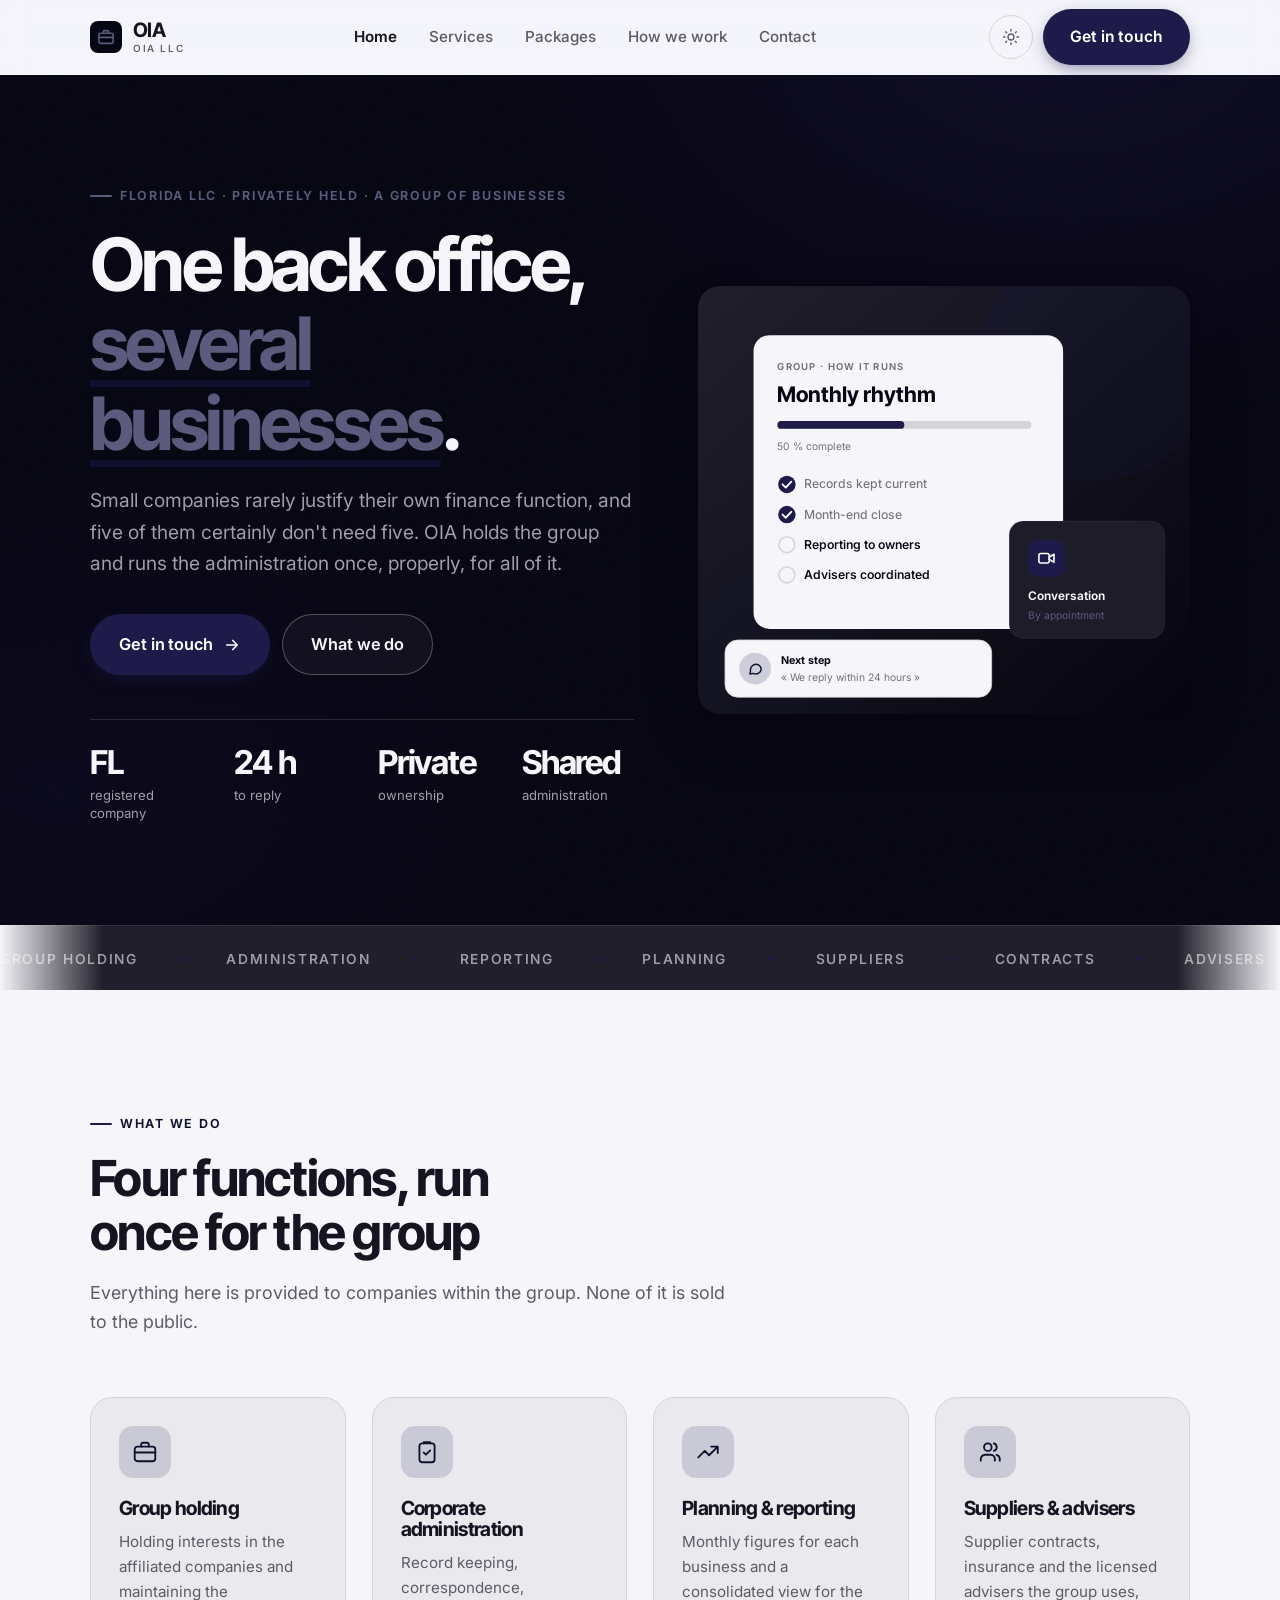
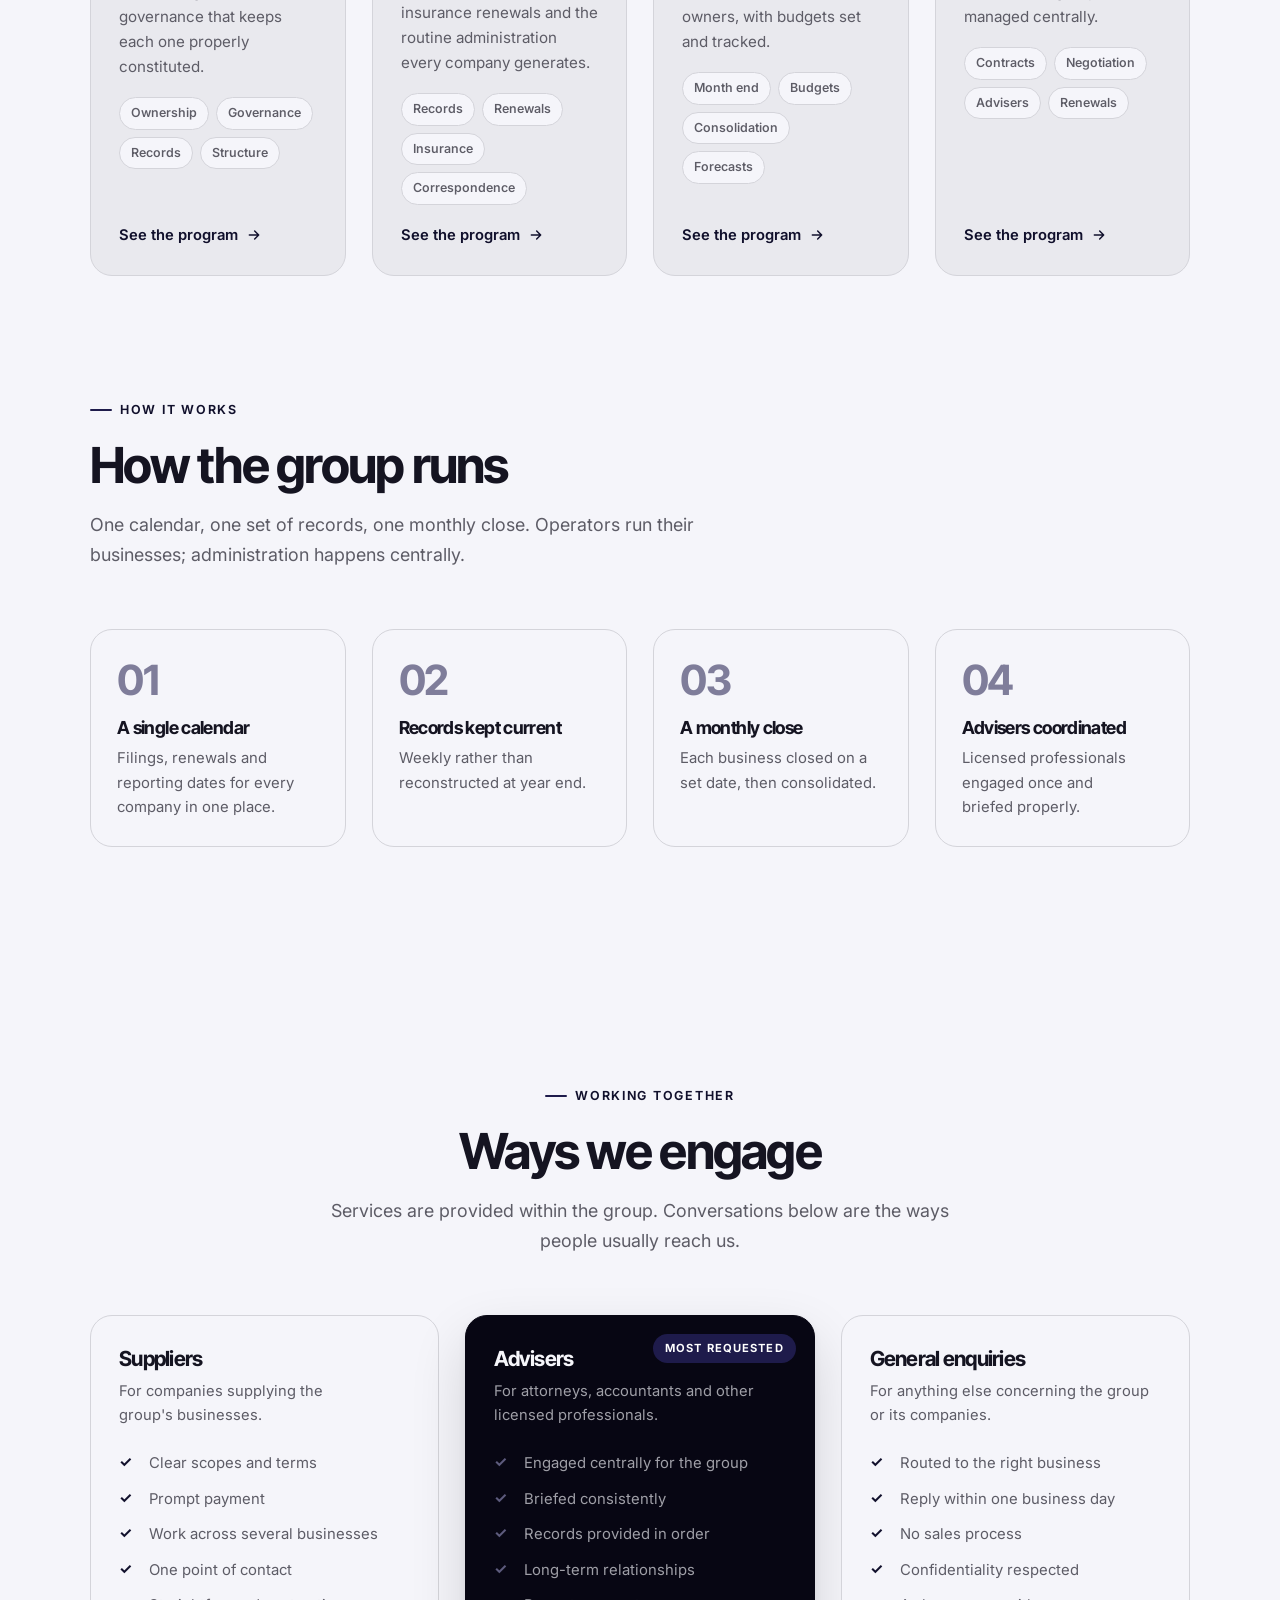
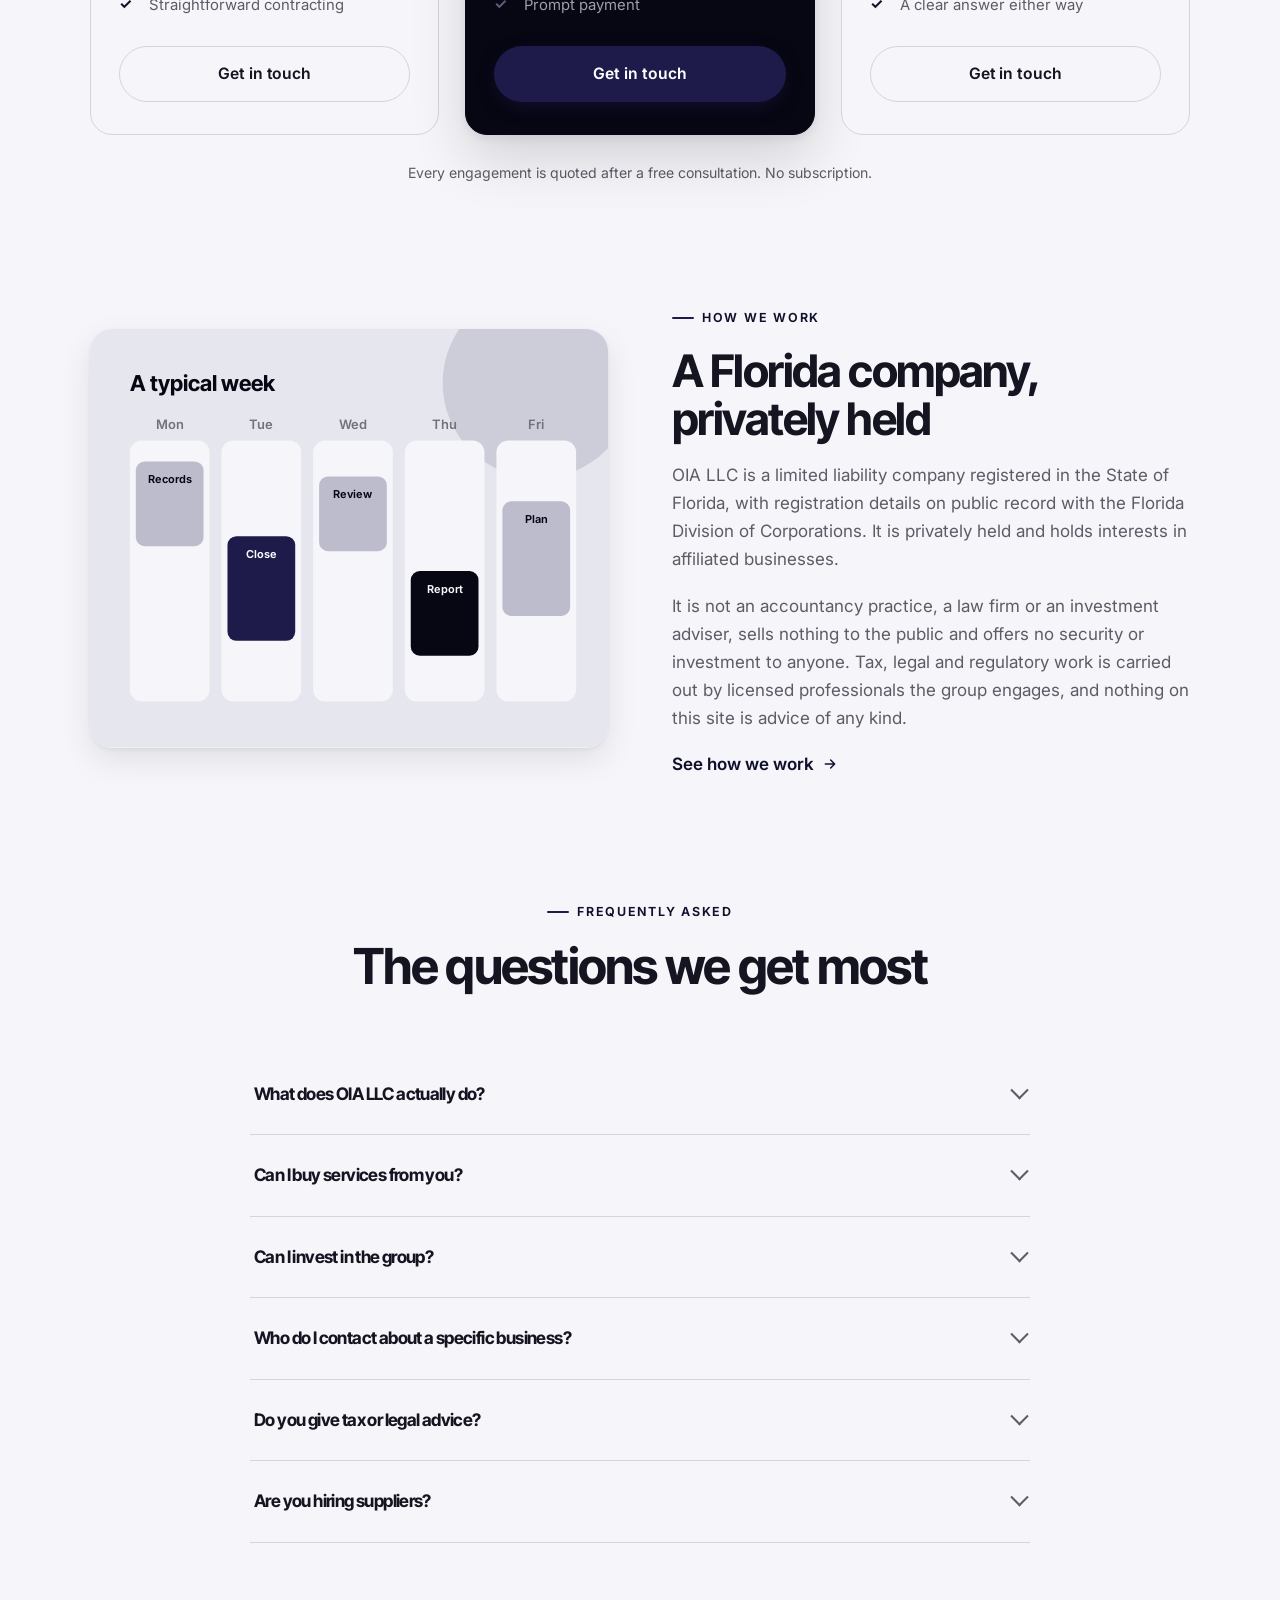
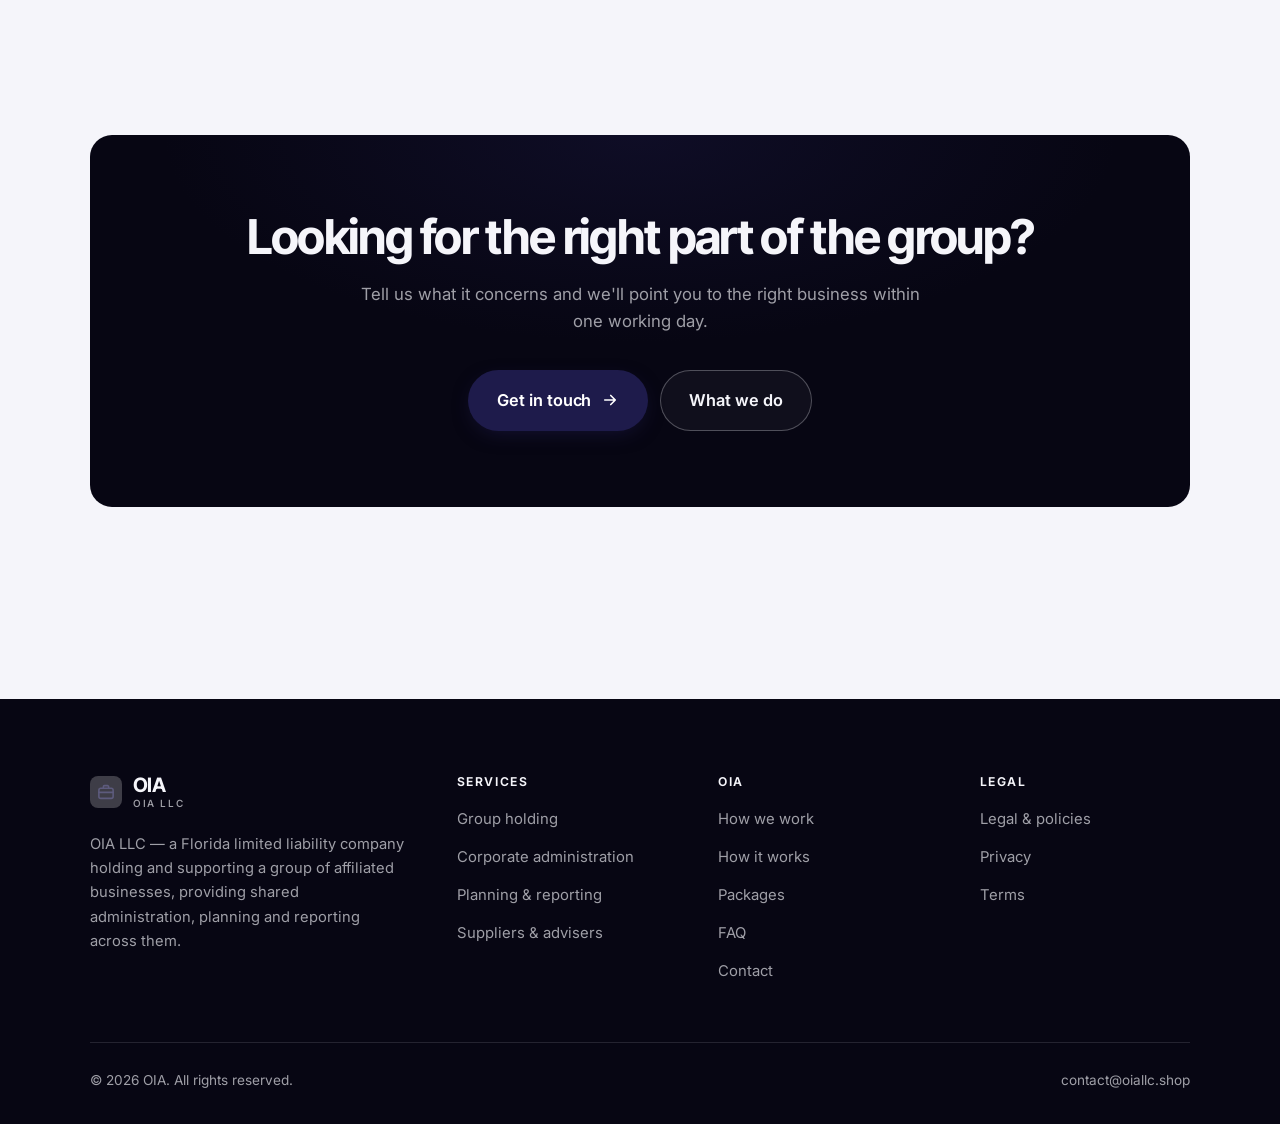
<file: index.html>
<!DOCTYPE html>
<html lang="en" class="no-js">
<head>
<meta charset="utf-8">
<meta name="viewport" content="width=device-width, initial-scale=1">
<title>OIA LLC — a Florida holding and shared services company</title>
<meta name="description" content="OIA LLC, a Florida limited liability company holding a group of affiliated businesses and providing shared administration, planning, reporting and supplier management across them.">
<link rel="canonical" href="https://oiallc.shop/">

<meta property="og:type" content="website">
<meta property="og:url" content="https://oiallc.shop/">
<meta property="og:site_name" content="OIA">
<meta property="og:locale" content="en_US">
<meta property="og:title" content="OIA LLC — a Florida holding and shared services company">
<meta property="og:description" content="OIA LLC, a Florida limited liability company holding a group of affiliated businesses and providing shared administration, planning, reporting and supplier management across them.">
<meta name="theme-color" content="#070613">

<link rel="icon" href="assets/img/favicon.svg" type="image/svg+xml">
<link rel="preconnect" href="https://fonts.googleapis.com">
<link rel="preconnect" href="https://fonts.gstatic.com" crossorigin>
<link rel="stylesheet" href="https://fonts.googleapis.com/css2?family=Inter+Tight:wght@400..700&family=Inter:wght@400..700&display=swap">
<link rel="stylesheet" href="assets/css/style.css">

<!-- Thème appliqué avant le premier rendu (évite le flash) -->
<script>
document.documentElement.classList.remove('no-js');
(function(){try{var t=localStorage.getItem('site-theme');if(t){document.documentElement.setAttribute('data-theme',t);}}catch(e){}})();
</script>
<script type="application/ld+json">
{
  "@context": "https://schema.org",
  "@type": "Organization",
  "name": "OIA",
  "url": "https://oiallc.shop/",
  "email": "contact@oiallc.shop",
  "description": "OIA LLC, a Florida limited liability company holding a group of affiliated businesses and providing shared administration, planning, reporting and supplier management across them.",
  "areaServed": "US",
  "knowsLanguage": "en"
}
</script>
</head>

<body>
<a class="skip-link" href="#main">Skip to main content</a>

<header class="site-header">
  <nav class="wrap nav" aria-label="Main navigation">
    <a class="brand" href="index.html">
      <svg class="brand__mark" viewBox="0 0 64 64" aria-hidden="true">
        <rect class="bm-bg" width="64" height="64" rx="16"/>
        <g class="bm-ic" transform="translate(14 14) scale(1.5)" fill="none" stroke-width="2.1" stroke-linecap="round" stroke-linejoin="round"><rect x="2.5" y="7" width="19" height="13.5" rx="2.5"/><path d="M8.5 7V5a1.5 1.5 0 0 1 1.5-1.5h4A1.5 1.5 0 0 1 15.5 5v2M2.5 12.5h19"/></g>
      </svg>
      <span>OIA<span class="brand__sub">OIA LLC</span></span>
    </a>

    <ul class="nav__links" id="nav-links">
      <li><a href="index.html" aria-current="page">Home</a></li>
      <li><a href="programs.html">Services</a></li>
      <li><a href="index.html#pricing">Packages</a></li>
      <li><a href="about.html">How we work</a></li>
      <li><a href="contact.html">Contact</a></li>
      <li><a class="btn btn--primary" href="contact.html">Get in touch</a></li>
    </ul>

    <div class="nav__cta">
      <button class="theme-toggle" type="button" aria-label="Switch to dark theme">
        <svg class="icon-sun" viewBox="0 0 24 24" fill="none" stroke="currentColor" stroke-width="1.8" stroke-linecap="round" aria-hidden="true"><circle cx="12" cy="12" r="4"/><path d="M12 2v2m0 16v2M2 12h2m16 0h2M4.9 4.9l1.4 1.4m11.4 11.4 1.4 1.4M19.1 4.9l-1.4 1.4M6.3 17.7l-1.4 1.4"/></svg>
        <svg class="icon-moon" viewBox="0 0 24 24" fill="none" stroke="currentColor" stroke-width="1.8" stroke-linecap="round" stroke-linejoin="round" aria-hidden="true"><path d="M21 12.8A9 9 0 1 1 11.2 3a7 7 0 0 0 9.8 9.8z"/></svg>
      </button>
      <a class="btn btn--primary" href="contact.html">Get in touch</a>
      <button class="nav__toggle" type="button" aria-expanded="false" aria-controls="nav-links" aria-label="Open menu">
        <svg class="icon-open" viewBox="0 0 24 24" fill="none" stroke="currentColor" stroke-width="2" stroke-linecap="round" aria-hidden="true"><path d="M3 6h18M3 12h18M3 18h18"/></svg>
        <svg class="icon-close" viewBox="0 0 24 24" fill="none" stroke="currentColor" stroke-width="2" stroke-linecap="round" aria-hidden="true"><path d="M6 6l12 12M18 6L6 18"/></svg>
      </button>
    </div>
  </nav>
</header>

<main id="main">

<section class="hero">
  <div class="wrap hero__inner">
    <div>
      <span class="eyebrow hero__eyebrow">Florida LLC · Privately held · A group of businesses</span>
      <h1>One back office,<br> <em>several businesses</em>.</h1>
      <p class="hero__lede">Small companies rarely justify their own finance function, and five of them certainly don't need five. OIA holds the group and runs the administration once, properly, for all of it.</p>

      <div class="hero__actions">
        <a class="btn btn--primary btn--lg" href="contact.html">Get in touch <svg viewBox="0 0 24 24" fill="none" stroke="currentColor" stroke-width="2.2" stroke-linecap="round" stroke-linejoin="round" aria-hidden="true"><path d="M5 12h14M13 6l6 6-6 6"/></svg></a>
        <a class="btn btn--on-dark btn--lg" href="programs.html">What we do</a>
      </div>

      <ul class="hero__proof">
        <li><span class="stat__num">FL</span><span class="stat__label">registered company</span></li>
        <li><span class="stat__num">24 h</span><span class="stat__label">to reply</span></li>
        <li><span class="stat__num">Private</span><span class="stat__label">ownership</span></li>
        <li><span class="stat__num">Shared</span><span class="stat__label">administration</span></li>
      </ul>
    </div>

    <div class="hero__art">
      <svg viewBox="0 0 620 540" role="img" aria-label="How the monthly rhythm works across the OIA group, from records to owner reporting.">
        <defs>
          <linearGradient id="hbg" x1="0" y1="0" x2="1" y2="1">
            <stop offset="0" stop-color="#201f2b"/><stop offset="1" stop-color="#06050f"/>
          </linearGradient>
        </defs>
        <rect width="620" height="540" rx="22" fill="url(#hbg)"/>
        <circle cx="500" cy="96" r="150" fill="#1e1b4b" opacity=".16"/>
        <circle cx="96" cy="470" r="120" fill="#1e1b4b" opacity=".08"/>

        <g style="font-family: var(--font-body)">
          <!-- Carte programme -->
          <rect x="70" y="62" width="390" height="370" rx="20" fill="#f5f5fa"/>
          <text x="100" y="106" font-size="12" font-weight="650" letter-spacing="1.6" fill="#72727b">GROUP · HOW IT RUNS</text>
          <text x="100" y="146" font-size="27" font-weight="700" fill="#070613" style="font-family: var(--font-display)">Monthly rhythm</text>
          <rect x="100" y="170" width="320" height="10" rx="5" fill="#d4d4da"/>
          <rect x="100" y="170" width="160" height="10" rx="5" fill="#1e1b4b"/>
          <text x="100" y="206" font-size="13" fill="#72727b">50 % complete</text>
          <circle cx="112" cy="250" r="11" fill="#1e1b4b"/><path d="M106.5 250l4 4 7-7.5" fill="none" stroke="#ffffff" stroke-width="2.4" stroke-linecap="round" stroke-linejoin="round"/><text x="134" y="255" font-size="15.5" fill="#72727b" font-weight="450">Records kept current</text>
          <circle cx="112" cy="288" r="11" fill="#1e1b4b"/><path d="M106.5 288l4 4 7-7.5" fill="none" stroke="#ffffff" stroke-width="2.4" stroke-linecap="round" stroke-linejoin="round"/><text x="134" y="293" font-size="15.5" fill="#72727b" font-weight="450">Month-end close</text>
          <circle cx="112" cy="326" r="10" fill="none" stroke="#d4d4da" stroke-width="2"/><text x="134" y="331" font-size="15.5" fill="#070613" font-weight="560">Reporting to owners</text>
          <circle cx="112" cy="364" r="10" fill="none" stroke="#d4d4da" stroke-width="2"/><text x="134" y="369" font-size="15.5" fill="#070613" font-weight="560">Advisers coordinated</text>

          <!-- Carte séance -->
          <rect x="392" y="296" width="196" height="148" rx="18" fill="#1d1c28" stroke="#ffffff" stroke-opacity=".08"/>
          <rect x="416" y="320" width="46" height="46" rx="12" fill="#1e1b4b"/>
          <g transform="translate(427 331)" fill="none" stroke="#ffffff" color="#ffffff" stroke-width="2" stroke-linecap="round" stroke-linejoin="round"><rect x="2.5" y="6" width="13" height="12" rx="2.5"/><path d="M15.5 10.5 21.5 7v10l-6-3.5z"/></g>
          <text x="416" y="396" font-size="15" font-weight="650" fill="#f5f5fa">Conversation</text>
          <text x="416" y="420" font-size="13" fill="#5d5b7d">By appointment</text>

          <!-- Retour du coach -->
          <rect x="34" y="446" width="336" height="72" rx="16" fill="#f5f5fa" stroke="#d4d4da"/>
          <circle cx="72" cy="482" r="20" fill="#cecedb"/>
          <g transform="translate(62 472) scale(.84)" fill="none" stroke="#141231" stroke-width="2.2" stroke-linecap="round" stroke-linejoin="round"><path d="M21 12a8 8 0 0 1-11.6 7.1L4 20l1-4.6A8 8 0 1 1 21 12z"/></g>
          <text x="104" y="476" font-size="13.5" font-weight="700" fill="#070613">Next step</text>
          <text x="104" y="498" font-size="13" fill="#72727b">« We reply within 24 hours »</text>
        </g>
      </svg>
    </div>
  </div>
</section>

<div class="marquee" aria-hidden="true">
  <div class="marquee__track"><span>Group holding</span><span>Administration</span><span>Reporting</span><span>Planning</span><span>Suppliers</span><span>Contracts</span><span>Advisers</span><span>Governance</span><span>Records</span><span>Compliance</span><span>Group holding</span><span>Administration</span><span>Reporting</span><span>Planning</span><span>Suppliers</span><span>Contracts</span><span>Advisers</span><span>Governance</span><span>Records</span><span>Compliance</span></div>
</div>

<section class="section wrap" id="programs">
  <div class="section-head reveal">
    <span class="eyebrow">What we do</span>
    <h2>Four functions, run once for the group</h2>
    <p>Everything here is provided to companies within the group. None of it is sold to the public.</p>
  </div>
  <div class="grid grid--4 reveal-group">
    <a class="card" href="programs.html#holding">
      <div class="card__icon"><svg viewBox="0 0 24 24" fill="none" stroke="currentColor" stroke-width="1.7" stroke-linecap="round" stroke-linejoin="round" aria-hidden="true"><rect x="2.5" y="7" width="19" height="13.5" rx="2.5"/><path d="M8.5 7V5a1.5 1.5 0 0 1 1.5-1.5h4A1.5 1.5 0 0 1 15.5 5v2M2.5 12.5h19"/></svg></div>
      <h3>Group holding</h3>
      <p>Holding interests in the affiliated companies and maintaining the governance that keeps each one properly constituted.</p>
      <ul class="tags"><li>Ownership</li><li>Governance</li><li>Records</li><li>Structure</li></ul>
      <span class="arrow-link">See the program <svg viewBox="0 0 24 24" fill="none" stroke="currentColor" stroke-width="2.2" stroke-linecap="round" stroke-linejoin="round" aria-hidden="true"><path d="M5 12h14M13 6l6 6-6 6"/></svg></span>
    </a>
    <a class="card" href="programs.html#administration">
      <div class="card__icon"><svg viewBox="0 0 24 24" fill="none" stroke="currentColor" stroke-width="1.7" stroke-linecap="round" stroke-linejoin="round" aria-hidden="true"><rect x="5" y="4" width="14" height="17.5" rx="2.5"/><path d="M9 4V3h6v1M9 12.5l2 2 4-4"/></svg></div>
      <h3>Corporate administration</h3>
      <p>Record keeping, correspondence, insurance renewals and the routine administration every company generates.</p>
      <ul class="tags"><li>Records</li><li>Renewals</li><li>Insurance</li><li>Correspondence</li></ul>
      <span class="arrow-link">See the program <svg viewBox="0 0 24 24" fill="none" stroke="currentColor" stroke-width="2.2" stroke-linecap="round" stroke-linejoin="round" aria-hidden="true"><path d="M5 12h14M13 6l6 6-6 6"/></svg></span>
    </a>
    <a class="card" href="programs.html#reporting">
      <div class="card__icon"><svg viewBox="0 0 24 24" fill="none" stroke="currentColor" stroke-width="1.7" stroke-linecap="round" stroke-linejoin="round" aria-hidden="true"><path d="M3 17l6-6 4 4 8-8M15 7h6v6"/></svg></div>
      <h3>Planning &amp; reporting</h3>
      <p>Monthly figures for each business and a consolidated view for the owners, with budgets set and tracked.</p>
      <ul class="tags"><li>Month end</li><li>Budgets</li><li>Consolidation</li><li>Forecasts</li></ul>
      <span class="arrow-link">See the program <svg viewBox="0 0 24 24" fill="none" stroke="currentColor" stroke-width="2.2" stroke-linecap="round" stroke-linejoin="round" aria-hidden="true"><path d="M5 12h14M13 6l6 6-6 6"/></svg></span>
    </a>
    <a class="card" href="programs.html#suppliers">
      <div class="card__icon"><svg viewBox="0 0 24 24" fill="none" stroke="currentColor" stroke-width="1.7" stroke-linecap="round" stroke-linejoin="round" aria-hidden="true"><path d="M16.5 20v-1.5a4 4 0 0 0-4-4h-5a4 4 0 0 0-4 4V20"/><circle cx="10" cy="7.5" r="3.5"/><path d="M21 20v-1.5a4 4 0 0 0-3-3.9M15.5 4.1a3.5 3.5 0 0 1 0 6.8"/></svg></div>
      <h3>Suppliers &amp; advisers</h3>
      <p>Supplier contracts, insurance and the licensed advisers the group uses, managed centrally.</p>
      <ul class="tags"><li>Contracts</li><li>Negotiation</li><li>Advisers</li><li>Renewals</li></ul>
      <span class="arrow-link">See the program <svg viewBox="0 0 24 24" fill="none" stroke="currentColor" stroke-width="2.2" stroke-linecap="round" stroke-linejoin="round" aria-hidden="true"><path d="M5 12h14M13 6l6 6-6 6"/></svg></span>
    </a>
  </div>
</section>

<section class="section section--flush wrap" id="how-it-works">
  <div class="section-head reveal">
    <span class="eyebrow">How it works</span>
    <h2>How the group runs</h2>
    <p>One calendar, one set of records, one monthly close. Operators run their businesses; administration happens centrally.</p>
  </div>
  <div class="grid grid--4 steps reveal-group">
    <article class="step">
      <h3>A single calendar</h3>
      <p>Filings, renewals and reporting dates for every company in one place.</p>
    </article>
    <article class="step">
      <h3>Records kept current</h3>
      <p>Weekly rather than reconstructed at year end.</p>
    </article>
    <article class="step">
      <h3>A monthly close</h3>
      <p>Each business closed on a set date, then consolidated.</p>
    </article>
    <article class="step">
      <h3>Advisers coordinated</h3>
      <p>Licensed professionals engaged once and briefed properly.</p>
    </article>
  </div>
</section>

<section class="section wrap" id="pricing">
  <div class="section-head section-head--center reveal">
    <span class="eyebrow">Working together</span>
    <h2>Ways we engage</h2>
    <p>Services are provided within the group. Conversations below are the ways people usually reach us.</p>
  </div>
  <div class="grid grid--3 plans reveal-group">
    <article class="plan">
      
      <h3>Suppliers</h3>
      <p class="plan__desc">For companies supplying the group's businesses.</p>
      
      <ul class="plan__features">
        <li>Clear scopes and terms</li>
        <li>Prompt payment</li>
        <li>Work across several businesses</li>
        <li>One point of contact</li>
        <li>Straightforward contracting</li>
      </ul>
      <a class="btn btn--ghost btn--block" href="contact.html">Get in touch</a>
    </article>
    <article class="plan plan--featured">
      <span class="plan__tag">Most requested</span>
      <h3>Advisers</h3>
      <p class="plan__desc">For attorneys, accountants and other licensed professionals.</p>
      
      <ul class="plan__features">
        <li>Engaged centrally for the group</li>
        <li>Briefed consistently</li>
        <li>Records provided in order</li>
        <li>Long-term relationships</li>
        <li>Prompt payment</li>
      </ul>
      <a class="btn btn--primary btn--block" href="contact.html">Get in touch</a>
    </article>
    <article class="plan">
      
      <h3>General enquiries</h3>
      <p class="plan__desc">For anything else concerning the group or its companies.</p>
      
      <ul class="plan__features">
        <li>Routed to the right business</li>
        <li>Reply within one business day</li>
        <li>No sales process</li>
        <li>Confidentiality respected</li>
        <li>A clear answer either way</li>
      </ul>
      <a class="btn btn--ghost btn--block" href="contact.html">Get in touch</a>
    </article>
  </div>
  <p class="plans-note">Every engagement is quoted after a free consultation. No subscription.</p>
</section>

<section class="section section--flush wrap">
  <div class="split reveal">
    <div class="split__art">
      <svg viewBox="0 0 520 420" role="img" aria-label="Example of a typical week: Records, Close, Review, Report, Plan.">
        <rect width="520" height="420" rx="20" fill="#e6e6ee"/>
        <circle cx="450" cy="54" r="96" fill="#1e1b4b" opacity=".12"/>
        <g style="font-family: var(--font-body)">
        <text x="40" y="62" font-size="22" font-weight="700" fill="#070613" style="font-family: var(--font-display)">A typical week</text>
        <text x="80" y="100" text-anchor="middle" font-size="13" font-weight="600" fill="#72727b">Mon</text>
        <rect x="40" y="112" width="80" height="262" rx="12" fill="#f5f5fa"/>
        <rect x="46" y="133" width="68" height="85" rx="9" fill="#bdbccd"/>
        <text x="80" y="155" text-anchor="middle" font-size="11" font-weight="650" fill="#070613">Records</text>
        <text x="172" y="100" text-anchor="middle" font-size="13" font-weight="600" fill="#72727b">Tue</text>
        <rect x="132" y="112" width="80" height="262" rx="12" fill="#f5f5fa"/>
        <rect x="138" y="208" width="68" height="105" rx="9" fill="#1e1b4b"/>
        <text x="172" y="230" text-anchor="middle" font-size="11" font-weight="650" fill="#ffffff">Close</text>
        <text x="264" y="100" text-anchor="middle" font-size="13" font-weight="600" fill="#72727b">Wed</text>
        <rect x="224" y="112" width="80" height="262" rx="12" fill="#f5f5fa"/>
        <rect x="230" y="148" width="68" height="75" rx="9" fill="#bdbccd"/>
        <text x="264" y="170" text-anchor="middle" font-size="11" font-weight="650" fill="#070613">Review</text>
        <text x="356" y="100" text-anchor="middle" font-size="13" font-weight="600" fill="#72727b">Thu</text>
        <rect x="316" y="112" width="80" height="262" rx="12" fill="#f5f5fa"/>
        <rect x="322" y="243" width="68" height="85" rx="9" fill="#070613"/>
        <text x="356" y="265" text-anchor="middle" font-size="11" font-weight="650" fill="#f5f5fa">Report</text>
        <text x="448" y="100" text-anchor="middle" font-size="13" font-weight="600" fill="#72727b">Fri</text>
        <rect x="408" y="112" width="80" height="262" rx="12" fill="#f5f5fa"/>
        <rect x="414" y="173" width="68" height="115" rx="9" fill="#bdbccd"/>
        <text x="448" y="195" text-anchor="middle" font-size="11" font-weight="650" fill="#070613">Plan</text>
        </g>
      </svg>
    </div>
    <div>
      <span class="eyebrow">How we work</span>
      <h2>A Florida company, privately held</h2>
      <p>OIA LLC is a limited liability company registered in the State of Florida, with registration details on public record with the Florida Division of Corporations. It is privately held and holds interests in affiliated businesses.</p>
      <p>It is not an accountancy practice, a law firm or an investment adviser, sells nothing to the public and offers no security or investment to anyone. Tax, legal and regulatory work is carried out by licensed professionals the group engages, and nothing on this site is advice of any kind.</p>
      <p><a class="arrow-link" href="about.html">See how we work <svg viewBox="0 0 24 24" fill="none" stroke="currentColor" stroke-width="2.2" stroke-linecap="round" stroke-linejoin="round" aria-hidden="true"><path d="M5 12h14M13 6l6 6-6 6"/></svg></a></p>
    </div>
  </div>
</section>

<section class="section section--flush wrap" id="faq">
  <div class="section-head section-head--center reveal">
    <span class="eyebrow">Frequently asked</span>
    <h2>The questions we get most</h2>
  </div>
  <div class="faq reveal">
    <details>
      <summary>What does OIA LLC actually do?</summary>
      <p>It holds interests in a group of affiliated businesses and runs their shared administration, planning and reporting. It doesn't sell services to the public.</p>
    </details>
    <details>
      <summary>Can I buy services from you?</summary>
      <p>No. The administrative work described here is provided to companies within the group only.</p>
    </details>
    <details>
      <summary>Can I invest in the group?</summary>
      <p>No. The company is privately held and makes no offer of any security or investment to anyone.</p>
    </details>
    <details>
      <summary>Who do I contact about a specific business?</summary>
      <p>Tell us which one and we'll route it. Each operating business has its own site and its own point of contact.</p>
    </details>
    <details>
      <summary>Do you give tax or legal advice?</summary>
      <p>No, to anyone. Licensed professionals are engaged for that, and nothing here is advice.</p>
    </details>
    <details>
      <summary>Are you hiring suppliers?</summary>
      <p>We work with trades, suppliers and advisers across the group. Get in touch and we'll tell you honestly whether there's a fit.</p>
    </details>
  </div>
</section>

<section class="wrap section--tight">
  <div class="cta-band reveal">
    <h2>Looking for the right part of the group?</h2>
    <p>Tell us what it concerns and we'll point you to the right business within one working day.</p>
    <div class="hero__actions">
      <a class="btn btn--primary btn--lg" href="contact.html">Get in touch <svg viewBox="0 0 24 24" fill="none" stroke="currentColor" stroke-width="2.2" stroke-linecap="round" stroke-linejoin="round" aria-hidden="true"><path d="M5 12h14M13 6l6 6-6 6"/></svg></a>
      <a class="btn btn--on-dark btn--lg" href="programs.html">What we do</a>
    </div>
  </div>
</section>

</main>

<footer class="site-footer">
  <div class="wrap">
    <div class="footer__grid">
      <div class="footer__brand">
        <a class="brand" href="index.html">
          <svg class="brand__mark" viewBox="0 0 64 64" aria-hidden="true">
        <rect class="bm-bg" width="64" height="64" rx="16"/>
        <g class="bm-ic" transform="translate(14 14) scale(1.5)" fill="none" stroke-width="2.1" stroke-linecap="round" stroke-linejoin="round"><rect x="2.5" y="7" width="19" height="13.5" rx="2.5"/><path d="M8.5 7V5a1.5 1.5 0 0 1 1.5-1.5h4A1.5 1.5 0 0 1 15.5 5v2M2.5 12.5h19"/></g>
      </svg>
          <span>OIA<span class="brand__sub">OIA LLC</span></span>
        </a>
        <p>OIA LLC — a Florida limited liability company holding and supporting a group of affiliated businesses, providing shared administration, planning and reporting across them.</p>
      </div>

      <div class="footer__col">
        <h4>Services</h4>
        <ul>
          <li><a href="programs.html#holding">Group holding</a></li>
          <li><a href="programs.html#administration">Corporate administration</a></li>
          <li><a href="programs.html#reporting">Planning &amp; reporting</a></li>
          <li><a href="programs.html#suppliers">Suppliers &amp; advisers</a></li>
        </ul>
      </div>

      <div class="footer__col">
        <h4>OIA</h4>
        <ul>
          <li><a href="about.html">How we work</a></li>
          <li><a href="index.html#how-it-works">How it works</a></li>
          <li><a href="index.html#pricing">Packages</a></li>
          <li><a href="index.html#faq">FAQ</a></li>
          <li><a href="contact.html">Contact</a></li>
        </ul>
      </div>

      <div class="footer__col">
        <h4>Legal</h4>
        <ul>
          <li><a href="legal.html">Legal &amp; policies</a></li>
          <li><a href="legal.html#privacy">Privacy</a></li>
          <li><a href="legal.html#terms">Terms</a></li>
        </ul>
      </div>
    </div>

    <div class="footer__bottom">
      <p>© <span data-year>2026</span> OIA. All rights reserved.</p>
      <p><a href="mailto:contact@oiallc.shop">contact@oiallc.shop</a></p>
    </div>
  </div>
</footer>

<script src="assets/js/main.js" defer></script>
</body>
</html>
</file>
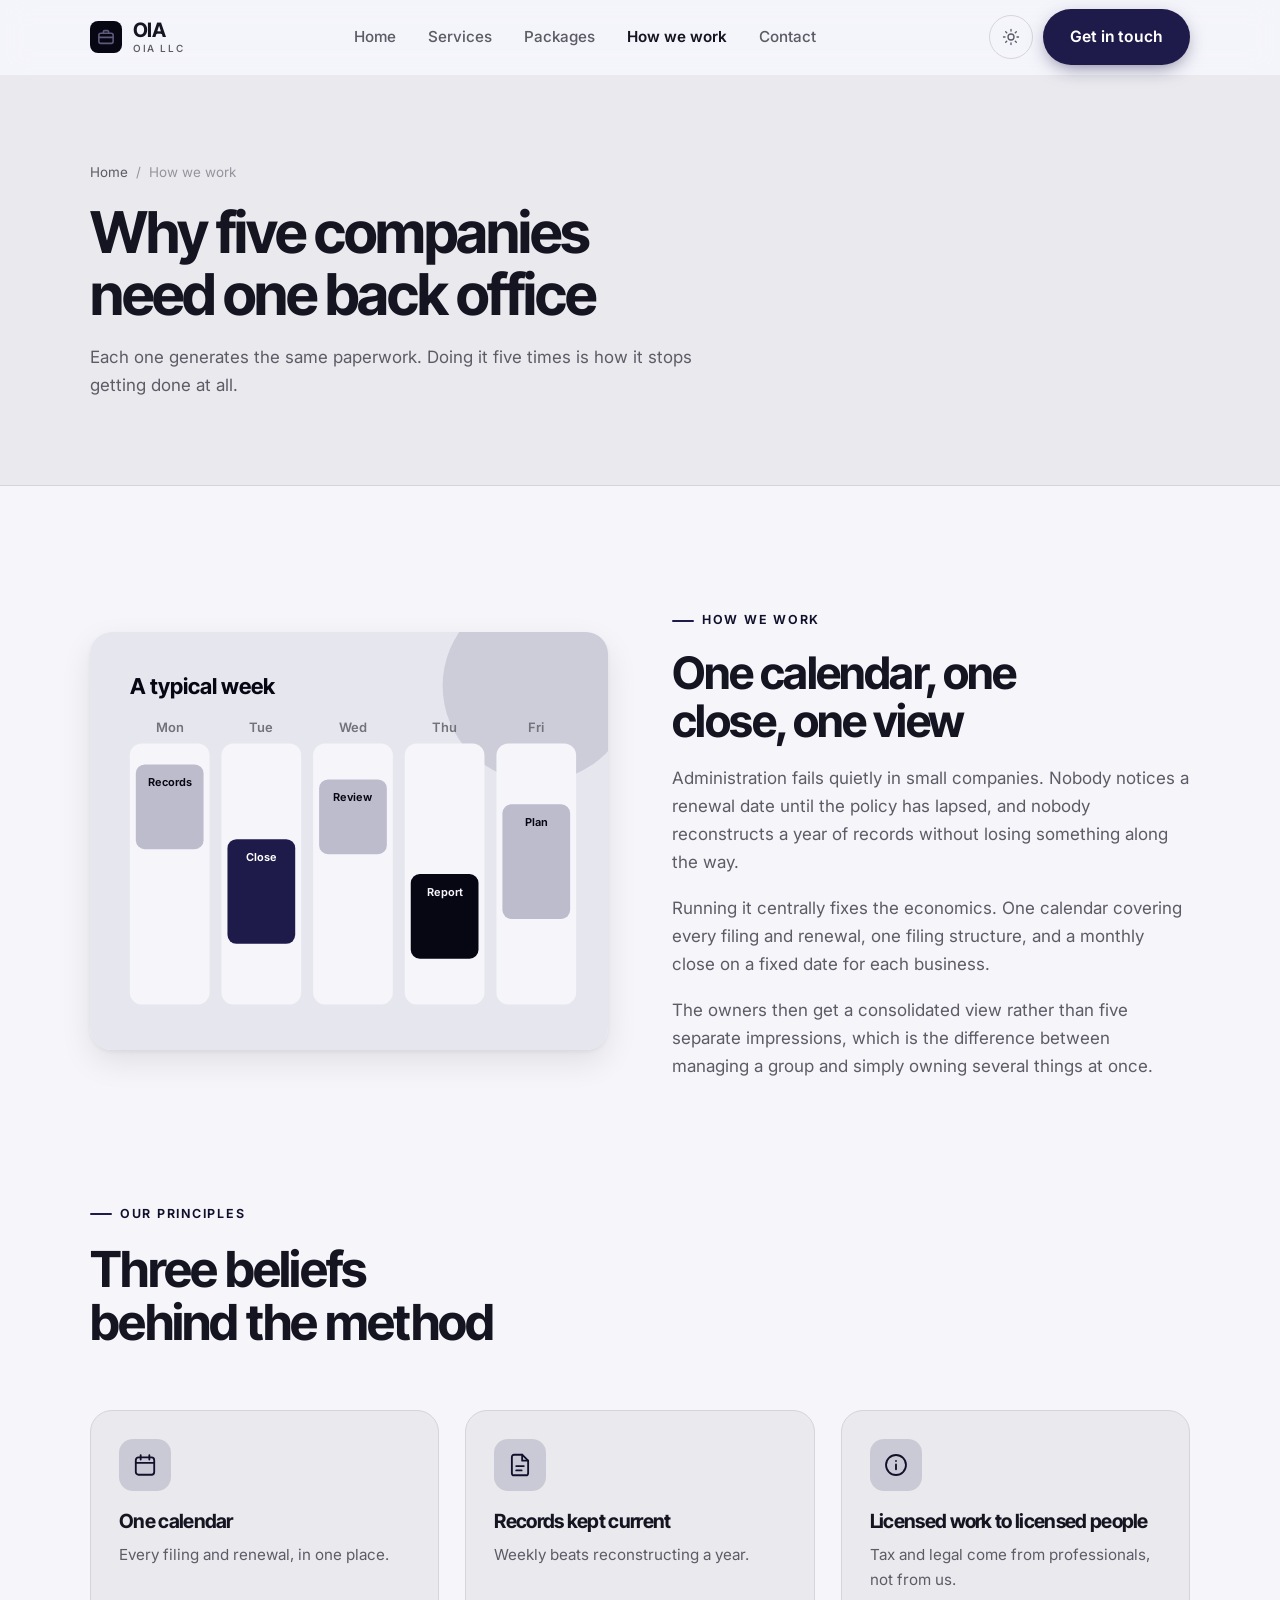
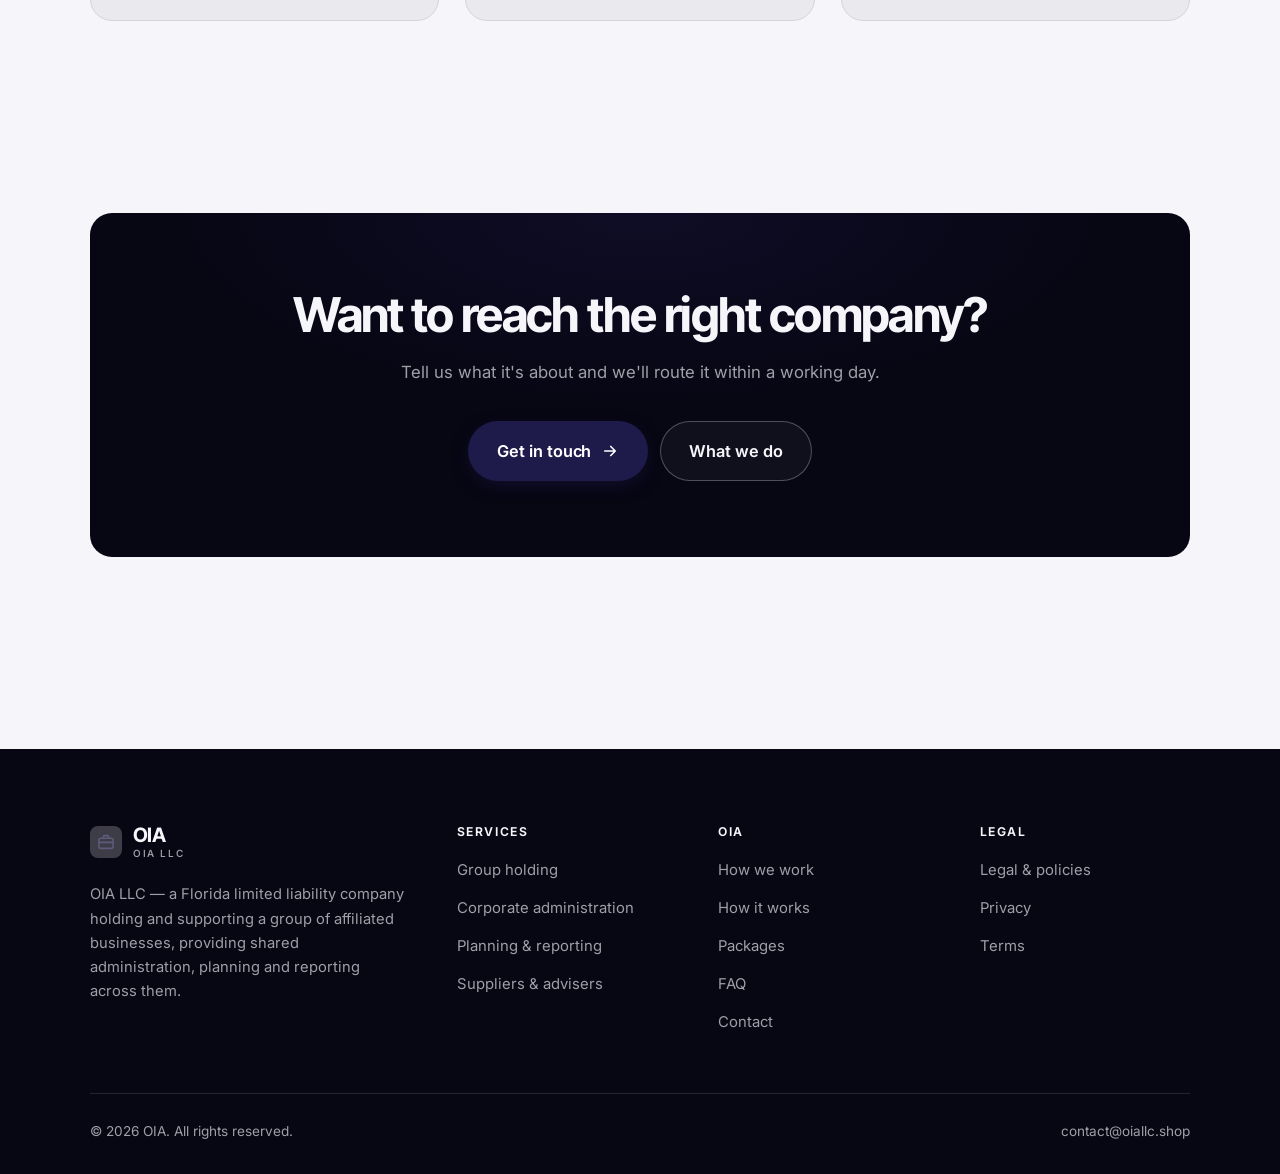
<file: about.html>
<!DOCTYPE html>
<html lang="en" class="no-js">
<head>
<meta charset="utf-8">
<meta name="viewport" content="width=device-width, initial-scale=1">
<title>How we work — OIA</title>
<meta name="description" content="About OIA LLC, a privately held Florida limited liability company holding a group of affiliated businesses.">
<link rel="canonical" href="https://oiallc.shop/about.html">

<meta property="og:type" content="website">
<meta property="og:url" content="https://oiallc.shop/about.html">
<meta property="og:site_name" content="OIA">
<meta property="og:locale" content="en_US">
<meta property="og:title" content="How we work — OIA">
<meta property="og:description" content="About OIA LLC, a privately held Florida limited liability company holding a group of affiliated businesses.">
<meta name="theme-color" content="#070613">

<link rel="icon" href="assets/img/favicon.svg" type="image/svg+xml">
<link rel="preconnect" href="https://fonts.googleapis.com">
<link rel="preconnect" href="https://fonts.gstatic.com" crossorigin>
<link rel="stylesheet" href="https://fonts.googleapis.com/css2?family=Inter+Tight:wght@400..700&family=Inter:wght@400..700&display=swap">
<link rel="stylesheet" href="assets/css/style.css">

<!-- Thème appliqué avant le premier rendu (évite le flash) -->
<script>
document.documentElement.classList.remove('no-js');
(function(){try{var t=localStorage.getItem('site-theme');if(t){document.documentElement.setAttribute('data-theme',t);}}catch(e){}})();
</script>
</head>

<body>
<a class="skip-link" href="#main">Skip to main content</a>

<header class="site-header">
  <nav class="wrap nav" aria-label="Main navigation">
    <a class="brand" href="index.html">
      <svg class="brand__mark" viewBox="0 0 64 64" aria-hidden="true">
        <rect class="bm-bg" width="64" height="64" rx="16"/>
        <g class="bm-ic" transform="translate(14 14) scale(1.5)" fill="none" stroke-width="2.1" stroke-linecap="round" stroke-linejoin="round"><rect x="2.5" y="7" width="19" height="13.5" rx="2.5"/><path d="M8.5 7V5a1.5 1.5 0 0 1 1.5-1.5h4A1.5 1.5 0 0 1 15.5 5v2M2.5 12.5h19"/></g>
      </svg>
      <span>OIA<span class="brand__sub">OIA LLC</span></span>
    </a>

    <ul class="nav__links" id="nav-links">
      <li><a href="index.html">Home</a></li>
      <li><a href="programs.html">Services</a></li>
      <li><a href="index.html#pricing">Packages</a></li>
      <li><a href="about.html" aria-current="page">How we work</a></li>
      <li><a href="contact.html">Contact</a></li>
      <li><a class="btn btn--primary" href="contact.html">Get in touch</a></li>
    </ul>

    <div class="nav__cta">
      <button class="theme-toggle" type="button" aria-label="Switch to dark theme">
        <svg class="icon-sun" viewBox="0 0 24 24" fill="none" stroke="currentColor" stroke-width="1.8" stroke-linecap="round" aria-hidden="true"><circle cx="12" cy="12" r="4"/><path d="M12 2v2m0 16v2M2 12h2m16 0h2M4.9 4.9l1.4 1.4m11.4 11.4 1.4 1.4M19.1 4.9l-1.4 1.4M6.3 17.7l-1.4 1.4"/></svg>
        <svg class="icon-moon" viewBox="0 0 24 24" fill="none" stroke="currentColor" stroke-width="1.8" stroke-linecap="round" stroke-linejoin="round" aria-hidden="true"><path d="M21 12.8A9 9 0 1 1 11.2 3a7 7 0 0 0 9.8 9.8z"/></svg>
      </button>
      <a class="btn btn--primary" href="contact.html">Get in touch</a>
      <button class="nav__toggle" type="button" aria-expanded="false" aria-controls="nav-links" aria-label="Open menu">
        <svg class="icon-open" viewBox="0 0 24 24" fill="none" stroke="currentColor" stroke-width="2" stroke-linecap="round" aria-hidden="true"><path d="M3 6h18M3 12h18M3 18h18"/></svg>
        <svg class="icon-close" viewBox="0 0 24 24" fill="none" stroke="currentColor" stroke-width="2" stroke-linecap="round" aria-hidden="true"><path d="M6 6l12 12M18 6L6 18"/></svg>
      </button>
    </div>
  </nav>
</header>

<main id="main">

<section class="page-head">
  <div class="wrap">
    <nav class="breadcrumb" aria-label="Breadcrumb">
      <a href="index.html">Home</a><span>/</span><span aria-current="page">How we work</span>
    </nav>
    <h1>Why five companies need one back office</h1>
    <p>Each one generates the same paperwork. Doing it five times is how it stops getting done at all.</p>
  </div>
</section>

<section class="section wrap">
  <div class="split reveal">
    <div class="split__art">
      <svg viewBox="0 0 520 420" role="img" aria-label="Example of a typical week: Records, Close, Review, Report, Plan.">
        <rect width="520" height="420" rx="20" fill="#e6e6ee"/>
        <circle cx="450" cy="54" r="96" fill="#1e1b4b" opacity=".12"/>
        <g style="font-family: var(--font-body)">
        <text x="40" y="62" font-size="22" font-weight="700" fill="#070613" style="font-family: var(--font-display)">A typical week</text>
        <text x="80" y="100" text-anchor="middle" font-size="13" font-weight="600" fill="#72727b">Mon</text>
        <rect x="40" y="112" width="80" height="262" rx="12" fill="#f5f5fa"/>
        <rect x="46" y="133" width="68" height="85" rx="9" fill="#bdbccd"/>
        <text x="80" y="155" text-anchor="middle" font-size="11" font-weight="650" fill="#070613">Records</text>
        <text x="172" y="100" text-anchor="middle" font-size="13" font-weight="600" fill="#72727b">Tue</text>
        <rect x="132" y="112" width="80" height="262" rx="12" fill="#f5f5fa"/>
        <rect x="138" y="208" width="68" height="105" rx="9" fill="#1e1b4b"/>
        <text x="172" y="230" text-anchor="middle" font-size="11" font-weight="650" fill="#ffffff">Close</text>
        <text x="264" y="100" text-anchor="middle" font-size="13" font-weight="600" fill="#72727b">Wed</text>
        <rect x="224" y="112" width="80" height="262" rx="12" fill="#f5f5fa"/>
        <rect x="230" y="148" width="68" height="75" rx="9" fill="#bdbccd"/>
        <text x="264" y="170" text-anchor="middle" font-size="11" font-weight="650" fill="#070613">Review</text>
        <text x="356" y="100" text-anchor="middle" font-size="13" font-weight="600" fill="#72727b">Thu</text>
        <rect x="316" y="112" width="80" height="262" rx="12" fill="#f5f5fa"/>
        <rect x="322" y="243" width="68" height="85" rx="9" fill="#070613"/>
        <text x="356" y="265" text-anchor="middle" font-size="11" font-weight="650" fill="#f5f5fa">Report</text>
        <text x="448" y="100" text-anchor="middle" font-size="13" font-weight="600" fill="#72727b">Fri</text>
        <rect x="408" y="112" width="80" height="262" rx="12" fill="#f5f5fa"/>
        <rect x="414" y="173" width="68" height="115" rx="9" fill="#bdbccd"/>
        <text x="448" y="195" text-anchor="middle" font-size="11" font-weight="650" fill="#070613">Plan</text>
        </g>
      </svg>
    </div>
    <div>
      <span class="eyebrow">How we work</span>
      <h2>One calendar, one close, one view</h2>
      <p>Administration fails quietly in small companies. Nobody notices a renewal date until the policy has lapsed, and nobody reconstructs a year of records without losing something along the way.</p>
      <p>Running it centrally fixes the economics. One calendar covering every filing and renewal, one filing structure, and a monthly close on a fixed date for each business.</p>
      <p>The owners then get a consolidated view rather than five separate impressions, which is the difference between managing a group and simply owning several things at once.</p>
      <!--
        TO DO: add a short introduction of the coach (name, real background),
        with a photo if possible. Do not invent credentials — see README.md.
      -->
    </div>
  </div>
</section>

<section class="section section--flush wrap">
  <div class="section-head reveal">
    <span class="eyebrow">Our principles</span>
    <h2>Three beliefs behind the method</h2>
  </div>
  <div class="grid grid--3 reveal-group">
    <article class="card">
      <div class="card__icon"><svg viewBox="0 0 24 24" fill="none" stroke="currentColor" stroke-width="1.7" stroke-linecap="round" stroke-linejoin="round" aria-hidden="true"><rect x="3.5" y="5" width="17" height="16" rx="2.5"/><path d="M8 3v4M16 3v4M3.5 10h17"/></svg></div>
      <h3>One calendar</h3>
      <p>Every filing and renewal, in one place.</p>
    </article>
    <article class="card">
      <div class="card__icon"><svg viewBox="0 0 24 24" fill="none" stroke="currentColor" stroke-width="1.7" stroke-linecap="round" stroke-linejoin="round" aria-hidden="true"><path d="M14 2.5H6.5A2 2 0 0 0 4.5 4.5v15a2 2 0 0 0 2 2h11a2 2 0 0 0 2-2V8z"/><path d="M14 2.5V8h5.5M8.5 13h7M8.5 17h5"/></svg></div>
      <h3>Records kept current</h3>
      <p>Weekly beats reconstructing a year.</p>
    </article>
    <article class="card">
      <div class="card__icon"><svg viewBox="0 0 24 24" fill="none" stroke="currentColor" stroke-width="1.7" stroke-linecap="round" stroke-linejoin="round" aria-hidden="true"><circle cx="12" cy="12" r="9.2"/><path d="M12 16v-4.5M12 8.2v.1"/></svg></div>
      <h3>Licensed work to licensed people</h3>
      <p>Tax and legal come from professionals, not from us.</p>
    </article>
  </div>
</section>

<section class="wrap section--tight">
  <div class="cta-band reveal">
    <h2>Want to reach the right company?</h2>
    <p>Tell us what it's about and we'll route it within a working day.</p>
    <div class="hero__actions">
      <a class="btn btn--primary btn--lg" href="contact.html">Get in touch <svg viewBox="0 0 24 24" fill="none" stroke="currentColor" stroke-width="2.2" stroke-linecap="round" stroke-linejoin="round" aria-hidden="true"><path d="M5 12h14M13 6l6 6-6 6"/></svg></a>
      <a class="btn btn--on-dark btn--lg" href="programs.html">What we do</a>
    </div>
  </div>
</section>

</main>

<footer class="site-footer">
  <div class="wrap">
    <div class="footer__grid">
      <div class="footer__brand">
        <a class="brand" href="index.html">
          <svg class="brand__mark" viewBox="0 0 64 64" aria-hidden="true">
        <rect class="bm-bg" width="64" height="64" rx="16"/>
        <g class="bm-ic" transform="translate(14 14) scale(1.5)" fill="none" stroke-width="2.1" stroke-linecap="round" stroke-linejoin="round"><rect x="2.5" y="7" width="19" height="13.5" rx="2.5"/><path d="M8.5 7V5a1.5 1.5 0 0 1 1.5-1.5h4A1.5 1.5 0 0 1 15.5 5v2M2.5 12.5h19"/></g>
      </svg>
          <span>OIA<span class="brand__sub">OIA LLC</span></span>
        </a>
        <p>OIA LLC — a Florida limited liability company holding and supporting a group of affiliated businesses, providing shared administration, planning and reporting across them.</p>
      </div>

      <div class="footer__col">
        <h4>Services</h4>
        <ul>
          <li><a href="programs.html#holding">Group holding</a></li>
          <li><a href="programs.html#administration">Corporate administration</a></li>
          <li><a href="programs.html#reporting">Planning &amp; reporting</a></li>
          <li><a href="programs.html#suppliers">Suppliers &amp; advisers</a></li>
        </ul>
      </div>

      <div class="footer__col">
        <h4>OIA</h4>
        <ul>
          <li><a href="about.html">How we work</a></li>
          <li><a href="index.html#how-it-works">How it works</a></li>
          <li><a href="index.html#pricing">Packages</a></li>
          <li><a href="index.html#faq">FAQ</a></li>
          <li><a href="contact.html">Contact</a></li>
        </ul>
      </div>

      <div class="footer__col">
        <h4>Legal</h4>
        <ul>
          <li><a href="legal.html">Legal &amp; policies</a></li>
          <li><a href="legal.html#privacy">Privacy</a></li>
          <li><a href="legal.html#terms">Terms</a></li>
        </ul>
      </div>
    </div>

    <div class="footer__bottom">
      <p>© <span data-year>2026</span> OIA. All rights reserved.</p>
      <p><a href="mailto:contact@oiallc.shop">contact@oiallc.shop</a></p>
    </div>
  </div>
</footer>

<script src="assets/js/main.js" defer></script>
</body>
</html>
</file>
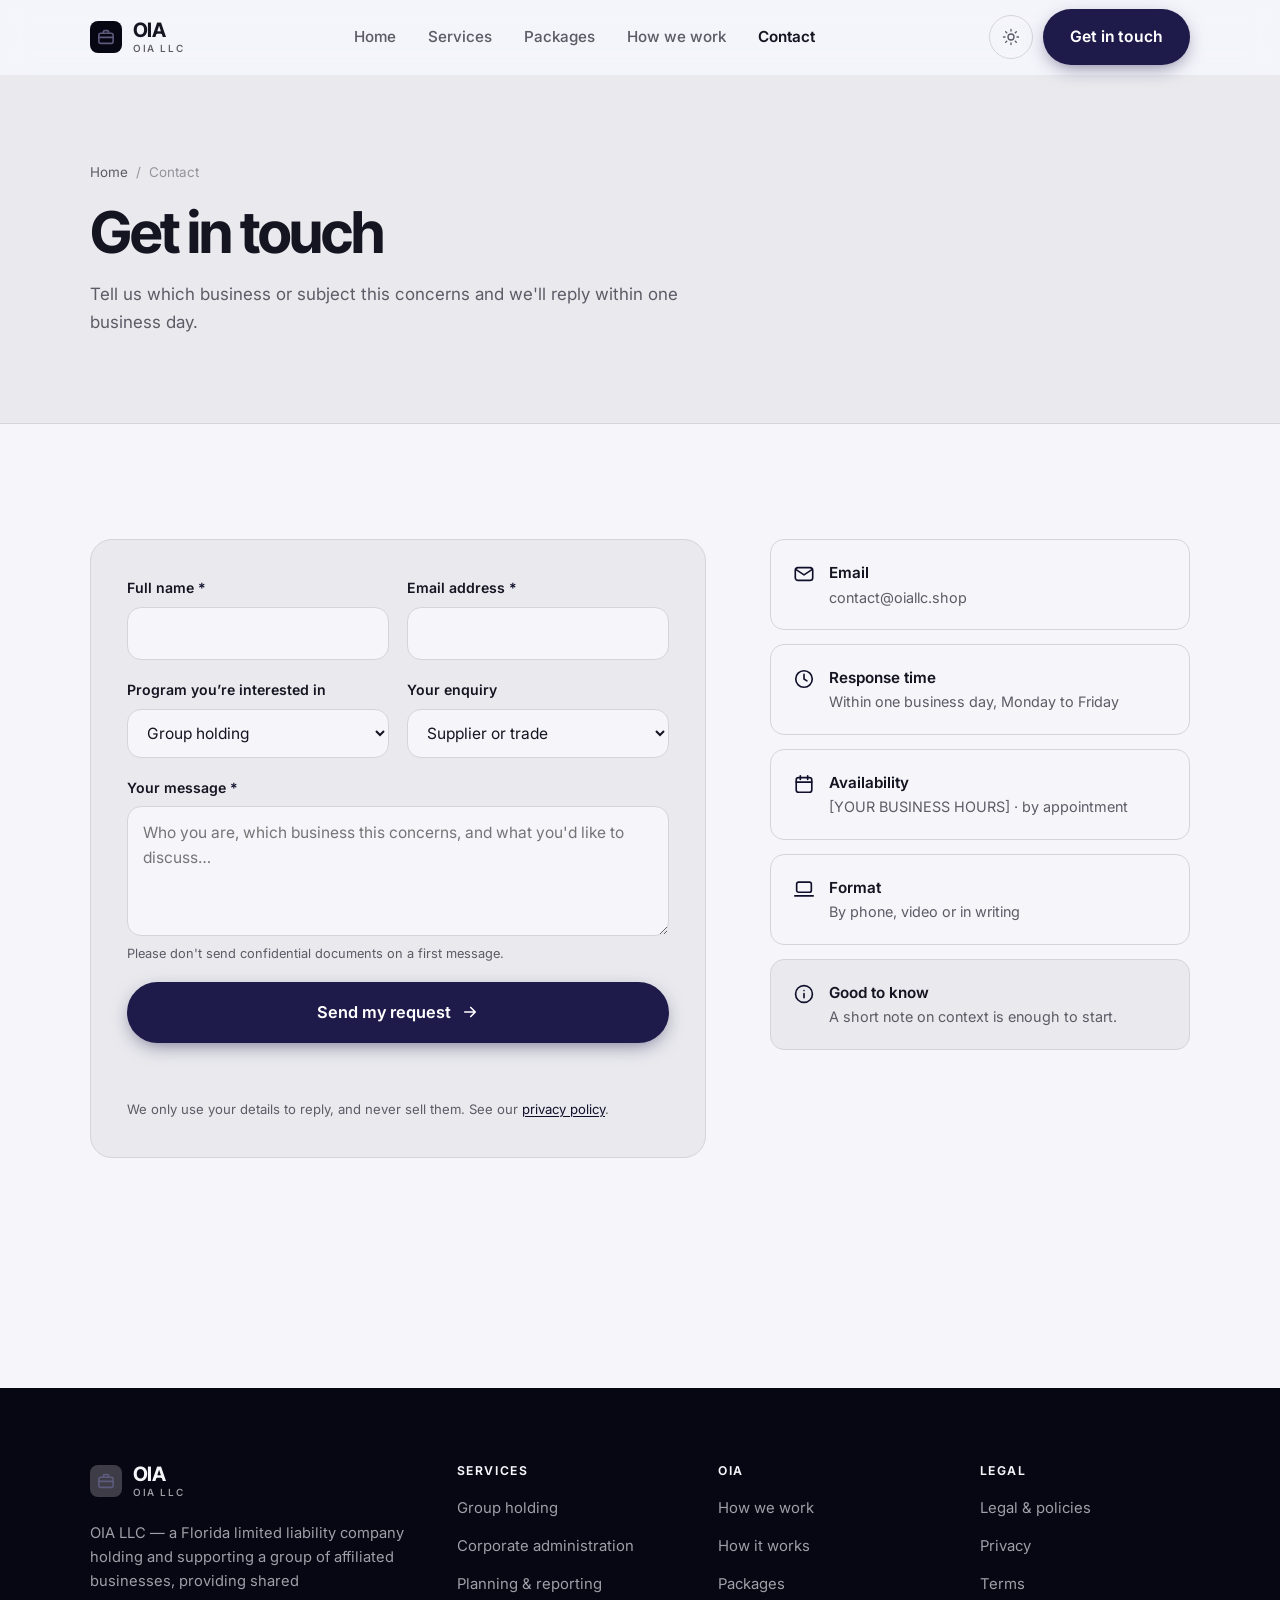
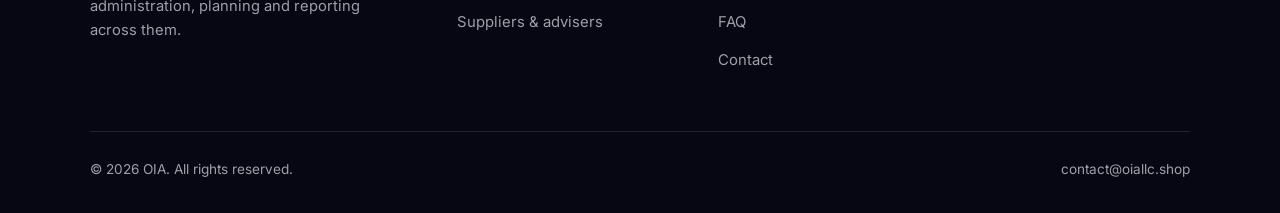
<file: contact.html>
<!DOCTYPE html>
<html lang="en" class="no-js">
<head>
<meta charset="utf-8">
<meta name="viewport" content="width=device-width, initial-scale=1">
<title>Contact — OIA</title>
<meta name="description" content="Contact OIA LLC. We reply within one business day.">
<link rel="canonical" href="https://oiallc.shop/contact.html">

<meta property="og:type" content="website">
<meta property="og:url" content="https://oiallc.shop/contact.html">
<meta property="og:site_name" content="OIA">
<meta property="og:locale" content="en_US">
<meta property="og:title" content="Contact — OIA">
<meta property="og:description" content="Contact OIA LLC. We reply within one business day.">
<meta name="theme-color" content="#070613">

<link rel="icon" href="assets/img/favicon.svg" type="image/svg+xml">
<link rel="preconnect" href="https://fonts.googleapis.com">
<link rel="preconnect" href="https://fonts.gstatic.com" crossorigin>
<link rel="stylesheet" href="https://fonts.googleapis.com/css2?family=Inter+Tight:wght@400..700&family=Inter:wght@400..700&display=swap">
<link rel="stylesheet" href="assets/css/style.css">

<!-- Thème appliqué avant le premier rendu (évite le flash) -->
<script>
document.documentElement.classList.remove('no-js');
(function(){try{var t=localStorage.getItem('site-theme');if(t){document.documentElement.setAttribute('data-theme',t);}}catch(e){}})();
</script>
</head>

<body>
<a class="skip-link" href="#main">Skip to main content</a>

<header class="site-header">
  <nav class="wrap nav" aria-label="Main navigation">
    <a class="brand" href="index.html">
      <svg class="brand__mark" viewBox="0 0 64 64" aria-hidden="true">
        <rect class="bm-bg" width="64" height="64" rx="16"/>
        <g class="bm-ic" transform="translate(14 14) scale(1.5)" fill="none" stroke-width="2.1" stroke-linecap="round" stroke-linejoin="round"><rect x="2.5" y="7" width="19" height="13.5" rx="2.5"/><path d="M8.5 7V5a1.5 1.5 0 0 1 1.5-1.5h4A1.5 1.5 0 0 1 15.5 5v2M2.5 12.5h19"/></g>
      </svg>
      <span>OIA<span class="brand__sub">OIA LLC</span></span>
    </a>

    <ul class="nav__links" id="nav-links">
      <li><a href="index.html">Home</a></li>
      <li><a href="programs.html">Services</a></li>
      <li><a href="index.html#pricing">Packages</a></li>
      <li><a href="about.html">How we work</a></li>
      <li><a href="contact.html" aria-current="page">Contact</a></li>
      <li><a class="btn btn--primary" href="contact.html">Get in touch</a></li>
    </ul>

    <div class="nav__cta">
      <button class="theme-toggle" type="button" aria-label="Switch to dark theme">
        <svg class="icon-sun" viewBox="0 0 24 24" fill="none" stroke="currentColor" stroke-width="1.8" stroke-linecap="round" aria-hidden="true"><circle cx="12" cy="12" r="4"/><path d="M12 2v2m0 16v2M2 12h2m16 0h2M4.9 4.9l1.4 1.4m11.4 11.4 1.4 1.4M19.1 4.9l-1.4 1.4M6.3 17.7l-1.4 1.4"/></svg>
        <svg class="icon-moon" viewBox="0 0 24 24" fill="none" stroke="currentColor" stroke-width="1.8" stroke-linecap="round" stroke-linejoin="round" aria-hidden="true"><path d="M21 12.8A9 9 0 1 1 11.2 3a7 7 0 0 0 9.8 9.8z"/></svg>
      </button>
      <a class="btn btn--primary" href="contact.html">Get in touch</a>
      <button class="nav__toggle" type="button" aria-expanded="false" aria-controls="nav-links" aria-label="Open menu">
        <svg class="icon-open" viewBox="0 0 24 24" fill="none" stroke="currentColor" stroke-width="2" stroke-linecap="round" aria-hidden="true"><path d="M3 6h18M3 12h18M3 18h18"/></svg>
        <svg class="icon-close" viewBox="0 0 24 24" fill="none" stroke="currentColor" stroke-width="2" stroke-linecap="round" aria-hidden="true"><path d="M6 6l12 12M18 6L6 18"/></svg>
      </button>
    </div>
  </nav>
</header>

<main id="main">

<section class="page-head">
  <div class="wrap">
    <nav class="breadcrumb" aria-label="Breadcrumb">
      <a href="index.html">Home</a><span>/</span><span aria-current="page">Contact</span>
    </nav>
    <h1>Get in touch</h1>
    <p>Tell us which business or subject this concerns and we'll reply within one business day.</p>
  </div>
</section>

<section class="section wrap">
  <div class="form-layout">

    <!--
      FORM: the action attribute holds a placeholder id. Create a free form at
      https://formspree.io and replace VOTRE_ID_FORMSPREE. Until then, the button
      opens the visitor's email app with a pre-filled message to contact@oiallc.shop.
    -->
    <form class="form" id="contact-form" action="https://formspree.io/f/VOTRE_ID_FORMSPREE" method="POST"
          data-email="contact@oiallc.shop" data-subject="Enquiry"
          data-msg-mail="Your email app will open with the message ready to send." data-msg-sending="Sending…"
          data-msg-ok="Thanks! Your message is on its way. We reply within one business day." data-msg-err="Sending failed. Please email us directly at">
      <div class="form__row">
        <div class="field">
          <label for="nom">Full name <span class="req" aria-hidden="true">*</span></label>
          <input type="text" id="nom" name="nom" autocomplete="name" required>
        </div>
        <div class="field">
          <label for="email">Email address <span class="req" aria-hidden="true">*</span></label>
          <input type="email" id="email" name="email" autocomplete="email" required>
        </div>
      </div>

      <div class="form__row">
        <div class="field">
          <label for="programme">Program you’re interested in</label>
          <select id="programme" name="programme">
            <option>Group holding</option>
            <option>Corporate administration</option>
            <option>Planning &amp; reporting</option>
            <option>Suppliers &amp; advisers</option>
            <option>Not sure yet</option>
          </select>
        </div>
        <div class="field">
          <label for="niveau">Your enquiry</label>
          <select id="niveau" name="niveau">
            <option>Supplier or trade</option>
            <option>Adviser or professional</option>
            <option>About a group business</option>
            <option>Something else</option>
          </select>
        </div>
      </div>

      <div class="field">
        <label for="message">Your message <span class="req" aria-hidden="true">*</span></label>
        <textarea id="message" name="message" required placeholder="Who you are, which business this concerns, and what you'd like to discuss…"></textarea>
        <span class="field__hint">Please don't send confidential documents on a first message.</span>
      </div>

      <!-- Bot trap: hidden from humans -->
      <div class="visually-hidden" aria-hidden="true">
        <label for="site-web">Leave this field empty</label>
        <input type="text" id="site-web" name="_gotcha" tabindex="-1" autocomplete="off">
      </div>

      <button class="btn btn--primary btn--lg" type="submit">Send my request <svg viewBox="0 0 24 24" fill="none" stroke="currentColor" stroke-width="2.2" stroke-linecap="round" stroke-linejoin="round" aria-hidden="true"><path d="M5 12h14M13 6l6 6-6 6"/></svg></button>

      <p id="form-status" class="form__status" role="status" aria-live="polite"></p>

      <p class="form__note">
        We only use your details to reply, and never sell them. See our <a href="legal.html#privacy">privacy policy</a>.
      </p>
    </form>

    <aside class="contact-aside">
      <div class="contact-card">
        <svg viewBox="0 0 24 24" fill="none" stroke="currentColor" stroke-width="1.8" stroke-linecap="round" stroke-linejoin="round" aria-hidden="true"><rect x="2.5" y="5" width="19" height="14" rx="3"/><path d="M3 7l9 6 9-6"/></svg>
        <div><b>Email</b><a href="mailto:contact@oiallc.shop">contact@oiallc.shop</a></div>
      </div>
      <div class="contact-card">
        <svg viewBox="0 0 24 24" fill="none" stroke="currentColor" stroke-width="1.8" stroke-linecap="round" stroke-linejoin="round" aria-hidden="true"><circle cx="12" cy="12" r="9"/><path d="M12 7v5l3.2 2"/></svg>
        <div><b>Response time</b><span>Within one business day, Monday to Friday</span></div>
      </div>
      <div class="contact-card">
        <svg viewBox="0 0 24 24" fill="none" stroke="currentColor" stroke-width="1.8" stroke-linecap="round" stroke-linejoin="round" aria-hidden="true"><rect x="3.5" y="5" width="17" height="16" rx="2.5"/><path d="M8 3v4M16 3v4M3.5 10h17"/></svg>
        <div><b>Availability</b><span>[YOUR BUSINESS HOURS] · by appointment</span></div>
      </div>
      <div class="contact-card">
        <svg viewBox="0 0 24 24" fill="none" stroke="currentColor" stroke-width="1.8" stroke-linecap="round" stroke-linejoin="round" aria-hidden="true"><rect x="4" y="4.5" width="16" height="11" rx="2"/><path d="M2 19.5h20"/></svg>
        <div><b>Format</b><span>By phone, video or in writing</span></div>
      </div>
      <div class="contact-card contact-card--soft">
        <svg viewBox="0 0 24 24" fill="none" stroke="currentColor" stroke-width="1.8" stroke-linecap="round" stroke-linejoin="round" aria-hidden="true"><circle cx="12" cy="12" r="9.2"/><path d="M12 16v-4.5M12 8.2v.1"/></svg>
        <div><b>Good to know</b><span>A short note on context is enough to start.</span></div>
      </div>
    </aside>

  </div>
</section>

</main>

<footer class="site-footer">
  <div class="wrap">
    <div class="footer__grid">
      <div class="footer__brand">
        <a class="brand" href="index.html">
          <svg class="brand__mark" viewBox="0 0 64 64" aria-hidden="true">
        <rect class="bm-bg" width="64" height="64" rx="16"/>
        <g class="bm-ic" transform="translate(14 14) scale(1.5)" fill="none" stroke-width="2.1" stroke-linecap="round" stroke-linejoin="round"><rect x="2.5" y="7" width="19" height="13.5" rx="2.5"/><path d="M8.5 7V5a1.5 1.5 0 0 1 1.5-1.5h4A1.5 1.5 0 0 1 15.5 5v2M2.5 12.5h19"/></g>
      </svg>
          <span>OIA<span class="brand__sub">OIA LLC</span></span>
        </a>
        <p>OIA LLC — a Florida limited liability company holding and supporting a group of affiliated businesses, providing shared administration, planning and reporting across them.</p>
      </div>

      <div class="footer__col">
        <h4>Services</h4>
        <ul>
          <li><a href="programs.html#holding">Group holding</a></li>
          <li><a href="programs.html#administration">Corporate administration</a></li>
          <li><a href="programs.html#reporting">Planning &amp; reporting</a></li>
          <li><a href="programs.html#suppliers">Suppliers &amp; advisers</a></li>
        </ul>
      </div>

      <div class="footer__col">
        <h4>OIA</h4>
        <ul>
          <li><a href="about.html">How we work</a></li>
          <li><a href="index.html#how-it-works">How it works</a></li>
          <li><a href="index.html#pricing">Packages</a></li>
          <li><a href="index.html#faq">FAQ</a></li>
          <li><a href="contact.html">Contact</a></li>
        </ul>
      </div>

      <div class="footer__col">
        <h4>Legal</h4>
        <ul>
          <li><a href="legal.html">Legal &amp; policies</a></li>
          <li><a href="legal.html#privacy">Privacy</a></li>
          <li><a href="legal.html#terms">Terms</a></li>
        </ul>
      </div>
    </div>

    <div class="footer__bottom">
      <p>© <span data-year>2026</span> OIA. All rights reserved.</p>
      <p><a href="mailto:contact@oiallc.shop">contact@oiallc.shop</a></p>
    </div>
  </div>
</footer>

<script src="assets/js/main.js" defer></script>
</body>
</html>
</file>
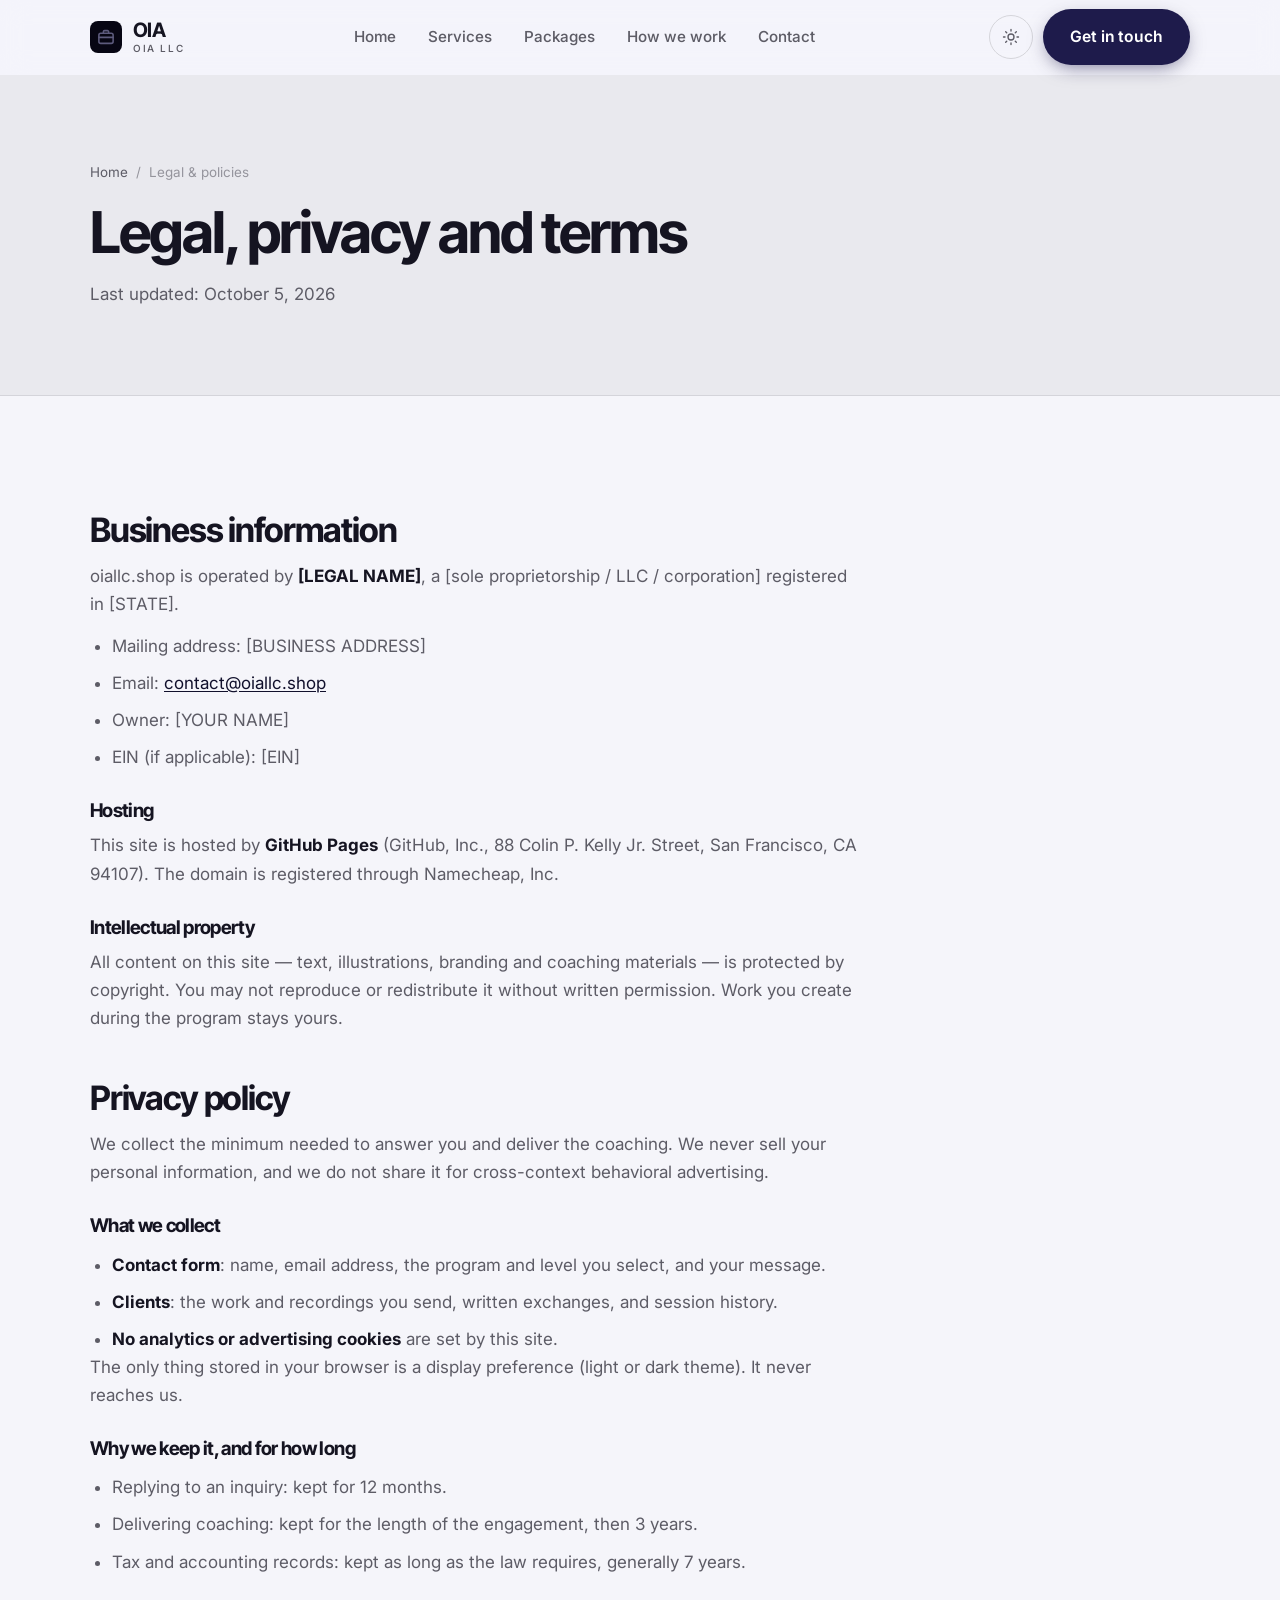
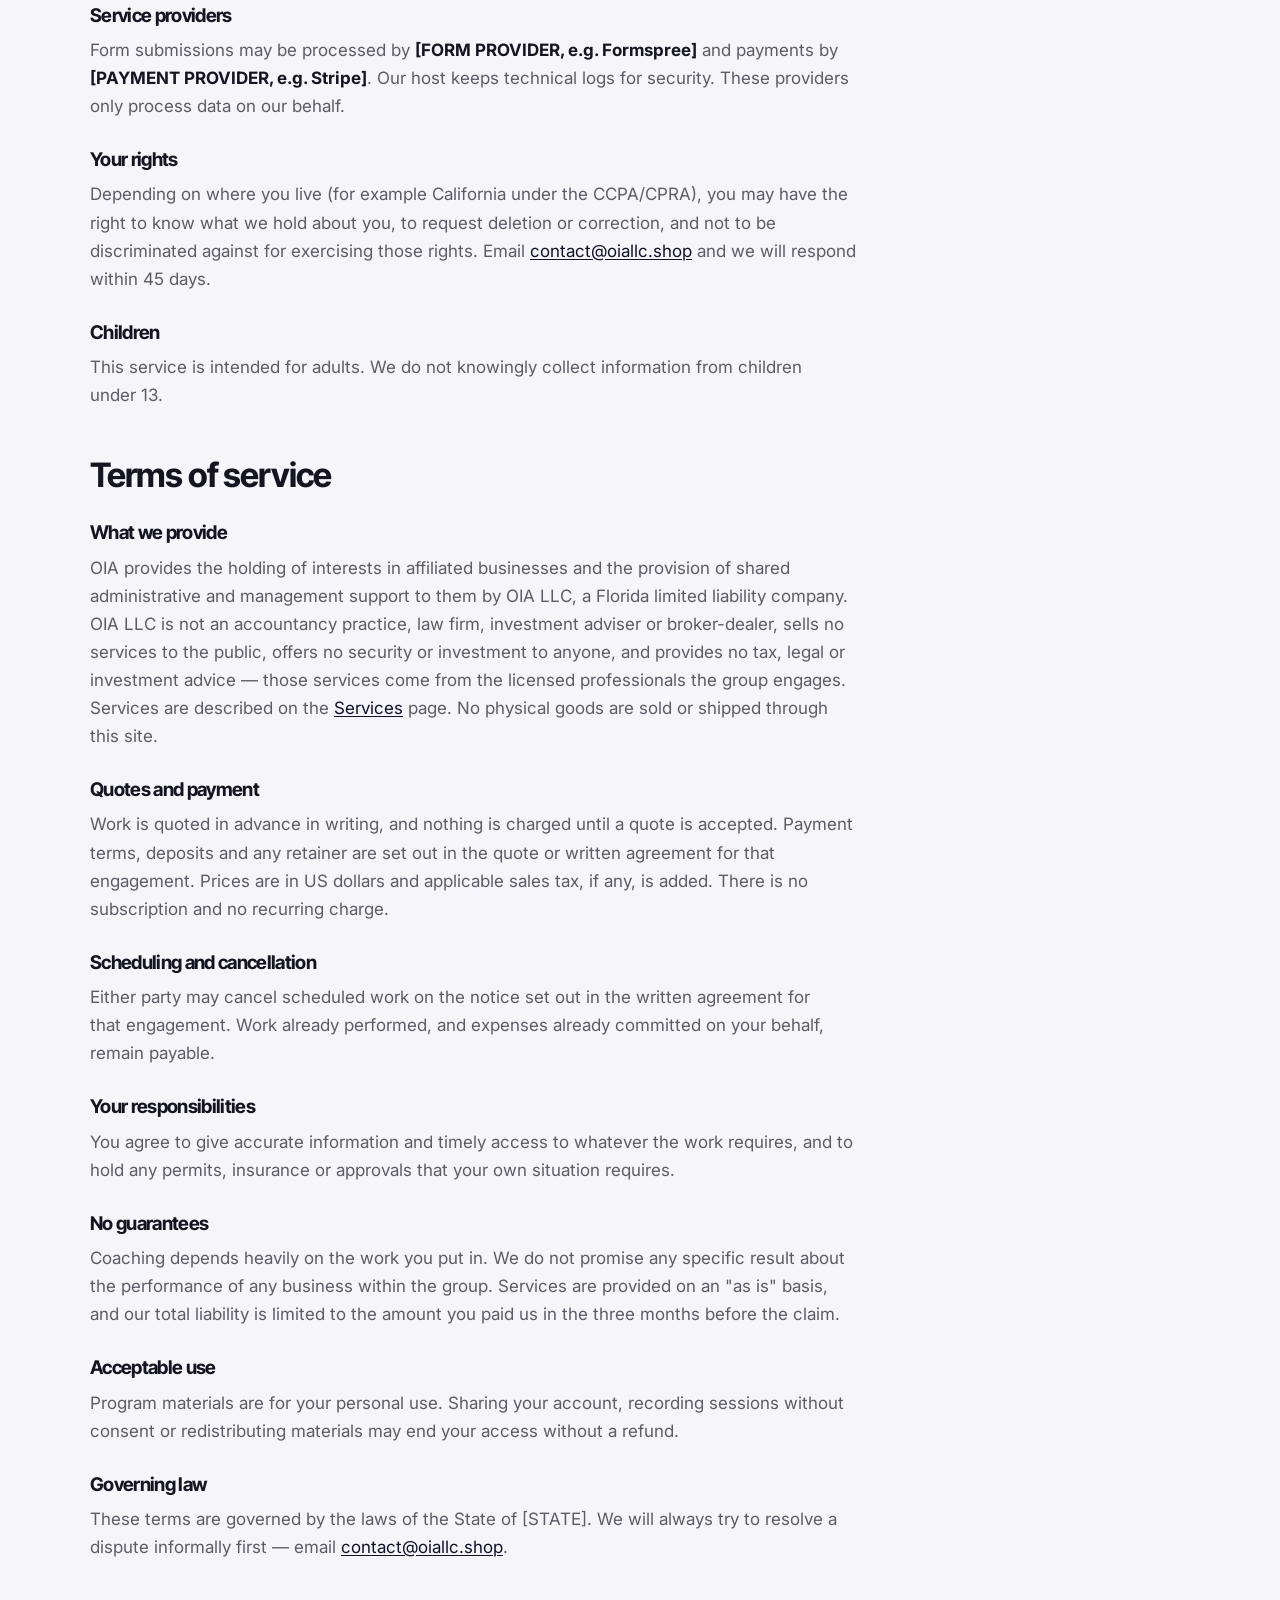
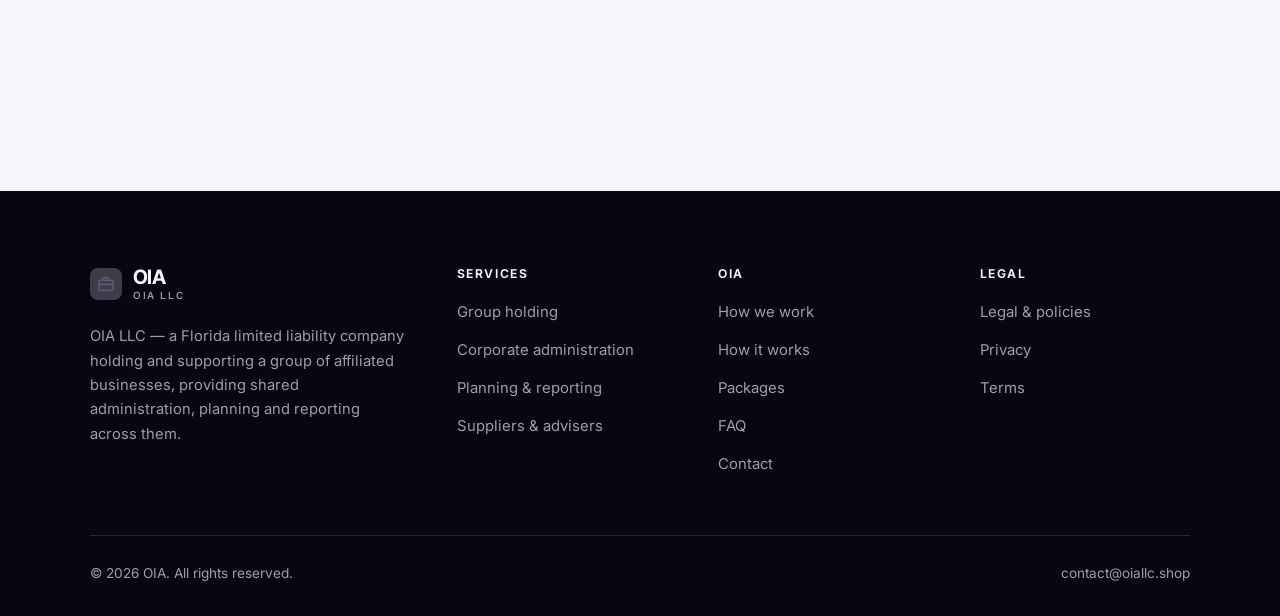
<file: legal.html>
<!DOCTYPE html>
<html lang="en" class="no-js">
<head>
<meta charset="utf-8">
<meta name="viewport" content="width=device-width, initial-scale=1">
<title>Legal, privacy and terms — OIA</title>
<meta name="description" content="Business information, privacy policy and terms of service for OIA.">
<meta name="robots" content="noindex">

<meta property="og:type" content="website">
<meta property="og:url" content="https://oiallc.shop/legal.html">
<meta property="og:site_name" content="OIA">
<meta property="og:locale" content="en_US">
<meta property="og:title" content="Legal, privacy and terms — OIA">
<meta property="og:description" content="Business information, privacy policy and terms of service for OIA.">
<meta name="theme-color" content="#070613">

<link rel="icon" href="assets/img/favicon.svg" type="image/svg+xml">
<link rel="preconnect" href="https://fonts.googleapis.com">
<link rel="preconnect" href="https://fonts.gstatic.com" crossorigin>
<link rel="stylesheet" href="https://fonts.googleapis.com/css2?family=Inter+Tight:wght@400..700&family=Inter:wght@400..700&display=swap">
<link rel="stylesheet" href="assets/css/style.css">

<!-- Thème appliqué avant le premier rendu (évite le flash) -->
<script>
document.documentElement.classList.remove('no-js');
(function(){try{var t=localStorage.getItem('site-theme');if(t){document.documentElement.setAttribute('data-theme',t);}}catch(e){}})();
</script>
</head>

<body>
<a class="skip-link" href="#main">Skip to main content</a>

<header class="site-header">
  <nav class="wrap nav" aria-label="Main navigation">
    <a class="brand" href="index.html">
      <svg class="brand__mark" viewBox="0 0 64 64" aria-hidden="true">
        <rect class="bm-bg" width="64" height="64" rx="16"/>
        <g class="bm-ic" transform="translate(14 14) scale(1.5)" fill="none" stroke-width="2.1" stroke-linecap="round" stroke-linejoin="round"><rect x="2.5" y="7" width="19" height="13.5" rx="2.5"/><path d="M8.5 7V5a1.5 1.5 0 0 1 1.5-1.5h4A1.5 1.5 0 0 1 15.5 5v2M2.5 12.5h19"/></g>
      </svg>
      <span>OIA<span class="brand__sub">OIA LLC</span></span>
    </a>

    <ul class="nav__links" id="nav-links">
      <li><a href="index.html">Home</a></li>
      <li><a href="programs.html">Services</a></li>
      <li><a href="index.html#pricing">Packages</a></li>
      <li><a href="about.html">How we work</a></li>
      <li><a href="contact.html">Contact</a></li>
      <li><a class="btn btn--primary" href="contact.html">Get in touch</a></li>
    </ul>

    <div class="nav__cta">
      <button class="theme-toggle" type="button" aria-label="Switch to dark theme">
        <svg class="icon-sun" viewBox="0 0 24 24" fill="none" stroke="currentColor" stroke-width="1.8" stroke-linecap="round" aria-hidden="true"><circle cx="12" cy="12" r="4"/><path d="M12 2v2m0 16v2M2 12h2m16 0h2M4.9 4.9l1.4 1.4m11.4 11.4 1.4 1.4M19.1 4.9l-1.4 1.4M6.3 17.7l-1.4 1.4"/></svg>
        <svg class="icon-moon" viewBox="0 0 24 24" fill="none" stroke="currentColor" stroke-width="1.8" stroke-linecap="round" stroke-linejoin="round" aria-hidden="true"><path d="M21 12.8A9 9 0 1 1 11.2 3a7 7 0 0 0 9.8 9.8z"/></svg>
      </button>
      <a class="btn btn--primary" href="contact.html">Get in touch</a>
      <button class="nav__toggle" type="button" aria-expanded="false" aria-controls="nav-links" aria-label="Open menu">
        <svg class="icon-open" viewBox="0 0 24 24" fill="none" stroke="currentColor" stroke-width="2" stroke-linecap="round" aria-hidden="true"><path d="M3 6h18M3 12h18M3 18h18"/></svg>
        <svg class="icon-close" viewBox="0 0 24 24" fill="none" stroke="currentColor" stroke-width="2" stroke-linecap="round" aria-hidden="true"><path d="M6 6l12 12M18 6L6 18"/></svg>
      </button>
    </div>
  </nav>
</header>

<main id="main">

<section class="page-head">
  <div class="wrap">
    <nav class="breadcrumb" aria-label="Breadcrumb">
      <a href="index.html">Home</a><span>/</span><span aria-current="page">Legal &amp; policies</span>
    </nav>
    <h1>Legal, privacy and terms</h1>
    <p>Last updated: <time datetime="2026-10-05">October 5, 2026</time></p>
  </div>
</section>

<section class="section wrap">
  <div class="prose">

    <!--
      TO DO: this is a skeleton, not legal advice. Replace every [BRACKET] with
      your real details before selling, and have a lawyer review it if you can.
      Consumer protection rules differ by state.
    -->

    <h2 id="business">Business information</h2>
    <p>
      oiallc.shop is operated by <strong>[LEGAL NAME]</strong>, a [sole proprietorship / LLC / corporation]
      registered in [STATE].
    </p>
    <ul>
      <li>Mailing address: [BUSINESS ADDRESS]</li>
      <li>Email: <a href="mailto:contact@oiallc.shop">contact@oiallc.shop</a></li>
      <li>Owner: [YOUR NAME]</li>
      <li>EIN (if applicable): [EIN]</li>
    </ul>

    <h3>Hosting</h3>
    <p>
      This site is hosted by <strong>GitHub Pages</strong> (GitHub, Inc., 88 Colin P. Kelly Jr. Street,
      San Francisco, CA 94107). The domain is registered through Namecheap, Inc.
    </p>

    <h3>Intellectual property</h3>
    <p>
      All content on this site — text, illustrations, branding and coaching materials — is protected by
      copyright. You may not reproduce or redistribute it without written permission. Work you create during
      the program stays yours.
    </p>

    <h2 id="privacy">Privacy policy</h2>
    <p>
      We collect the minimum needed to answer you and deliver the coaching. We never sell your personal
      information, and we do not share it for cross-context behavioral advertising.
    </p>
    <h3>What we collect</h3>
    <ul>
      <li><strong>Contact form</strong>: name, email address, the program and level you select, and your message.</li>
      <li><strong>Clients</strong>: the work and recordings you send, written exchanges, and session history.</li>
      <li><strong>No analytics or advertising cookies</strong> are set by this site.</li>
    </ul>
    <p>
      The only thing stored in your browser is a display preference (light or dark theme). It never reaches us.
    </p>
    <h3>Why we keep it, and for how long</h3>
    <ul>
      <li>Replying to an inquiry: kept for 12 months.</li>
      <li>Delivering coaching: kept for the length of the engagement, then 3 years.</li>
      <li>Tax and accounting records: kept as long as the law requires, generally 7 years.</li>
    </ul>
    <h3>Service providers</h3>
    <p>
      Form submissions may be processed by <strong>[FORM PROVIDER, e.g. Formspree]</strong> and payments by
      <strong>[PAYMENT PROVIDER, e.g. Stripe]</strong>. Our host keeps technical logs for security. These
      providers only process data on our behalf.
    </p>
    <h3>Your rights</h3>
    <p>
      Depending on where you live (for example California under the CCPA/CPRA), you may have the right to
      know what we hold about you, to request deletion or correction, and not to be discriminated against for
      exercising those rights. Email <a href="mailto:contact@oiallc.shop">contact@oiallc.shop</a> and we will respond within 45 days.
    </p>
    <h3>Children</h3>
    <p>
      This service is intended for adults. We do not knowingly collect information from children under 13.
    </p>

    <h2 id="terms">Terms of service</h2>
    <h3>What we provide</h3>
    <p>
      OIA provides the holding of interests in affiliated businesses and the provision of shared administrative and management support to them by OIA LLC, a Florida limited liability company. OIA LLC is not an accountancy practice, law firm, investment adviser or broker-dealer, sells no services to the public, offers no security or investment to anyone, and provides no tax, legal or investment advice — those services come from the licensed professionals the group engages. Services are described on the
      <a href="programs.html">Services</a> page. No physical goods are sold or shipped through this site.
    </p>
    <h3>Quotes and payment</h3>
    <p>
      Work is quoted in advance in writing, and nothing is charged until a quote is accepted. Payment terms,
      deposits and any retainer are set out in the quote or written agreement for that engagement. Prices are in
      US dollars and applicable sales tax, if any, is added. There is no subscription and no recurring charge.
    </p>
    <h3>Scheduling and cancellation</h3>
    <p>
      Either party may cancel scheduled work on the notice set out in the written agreement for that engagement.
      Work already performed, and expenses already committed on your behalf, remain payable.
    </p>
    <h3>Your responsibilities</h3>
    <p>
      You agree to give accurate information and timely access to whatever the work requires, and to hold any
      permits, insurance or approvals that your own situation requires.
    </p>

    <h3>No guarantees</h3>
    <p>
      Coaching depends heavily on the work you put in. We do not promise any specific result
      about the performance of any business within the group. Services are provided on an "as is" basis, and our total
      liability is limited to the amount you paid us in the three months before the claim.
    </p>
    <h3>Acceptable use</h3>
    <p>
      Program materials are for your personal use. Sharing your account, recording sessions without consent
      or redistributing materials may end your access without a refund.
    </p>
    <h3>Governing law</h3>
    <p>
      These terms are governed by the laws of the State of [STATE]. We will always try to resolve a dispute
      informally first — email <a href="mailto:contact@oiallc.shop">contact@oiallc.shop</a>.
    </p>

  </div>
</section>

</main>

<footer class="site-footer">
  <div class="wrap">
    <div class="footer__grid">
      <div class="footer__brand">
        <a class="brand" href="index.html">
          <svg class="brand__mark" viewBox="0 0 64 64" aria-hidden="true">
        <rect class="bm-bg" width="64" height="64" rx="16"/>
        <g class="bm-ic" transform="translate(14 14) scale(1.5)" fill="none" stroke-width="2.1" stroke-linecap="round" stroke-linejoin="round"><rect x="2.5" y="7" width="19" height="13.5" rx="2.5"/><path d="M8.5 7V5a1.5 1.5 0 0 1 1.5-1.5h4A1.5 1.5 0 0 1 15.5 5v2M2.5 12.5h19"/></g>
      </svg>
          <span>OIA<span class="brand__sub">OIA LLC</span></span>
        </a>
        <p>OIA LLC — a Florida limited liability company holding and supporting a group of affiliated businesses, providing shared administration, planning and reporting across them.</p>
      </div>

      <div class="footer__col">
        <h4>Services</h4>
        <ul>
          <li><a href="programs.html#holding">Group holding</a></li>
          <li><a href="programs.html#administration">Corporate administration</a></li>
          <li><a href="programs.html#reporting">Planning &amp; reporting</a></li>
          <li><a href="programs.html#suppliers">Suppliers &amp; advisers</a></li>
        </ul>
      </div>

      <div class="footer__col">
        <h4>OIA</h4>
        <ul>
          <li><a href="about.html">How we work</a></li>
          <li><a href="index.html#how-it-works">How it works</a></li>
          <li><a href="index.html#pricing">Packages</a></li>
          <li><a href="index.html#faq">FAQ</a></li>
          <li><a href="contact.html">Contact</a></li>
        </ul>
      </div>

      <div class="footer__col">
        <h4>Legal</h4>
        <ul>
          <li><a href="legal.html">Legal &amp; policies</a></li>
          <li><a href="legal.html#privacy">Privacy</a></li>
          <li><a href="legal.html#terms">Terms</a></li>
        </ul>
      </div>
    </div>

    <div class="footer__bottom">
      <p>© <span data-year>2026</span> OIA. All rights reserved.</p>
      <p><a href="mailto:contact@oiallc.shop">contact@oiallc.shop</a></p>
    </div>
  </div>
</footer>

<script src="assets/js/main.js" defer></script>
</body>
</html>
</file>
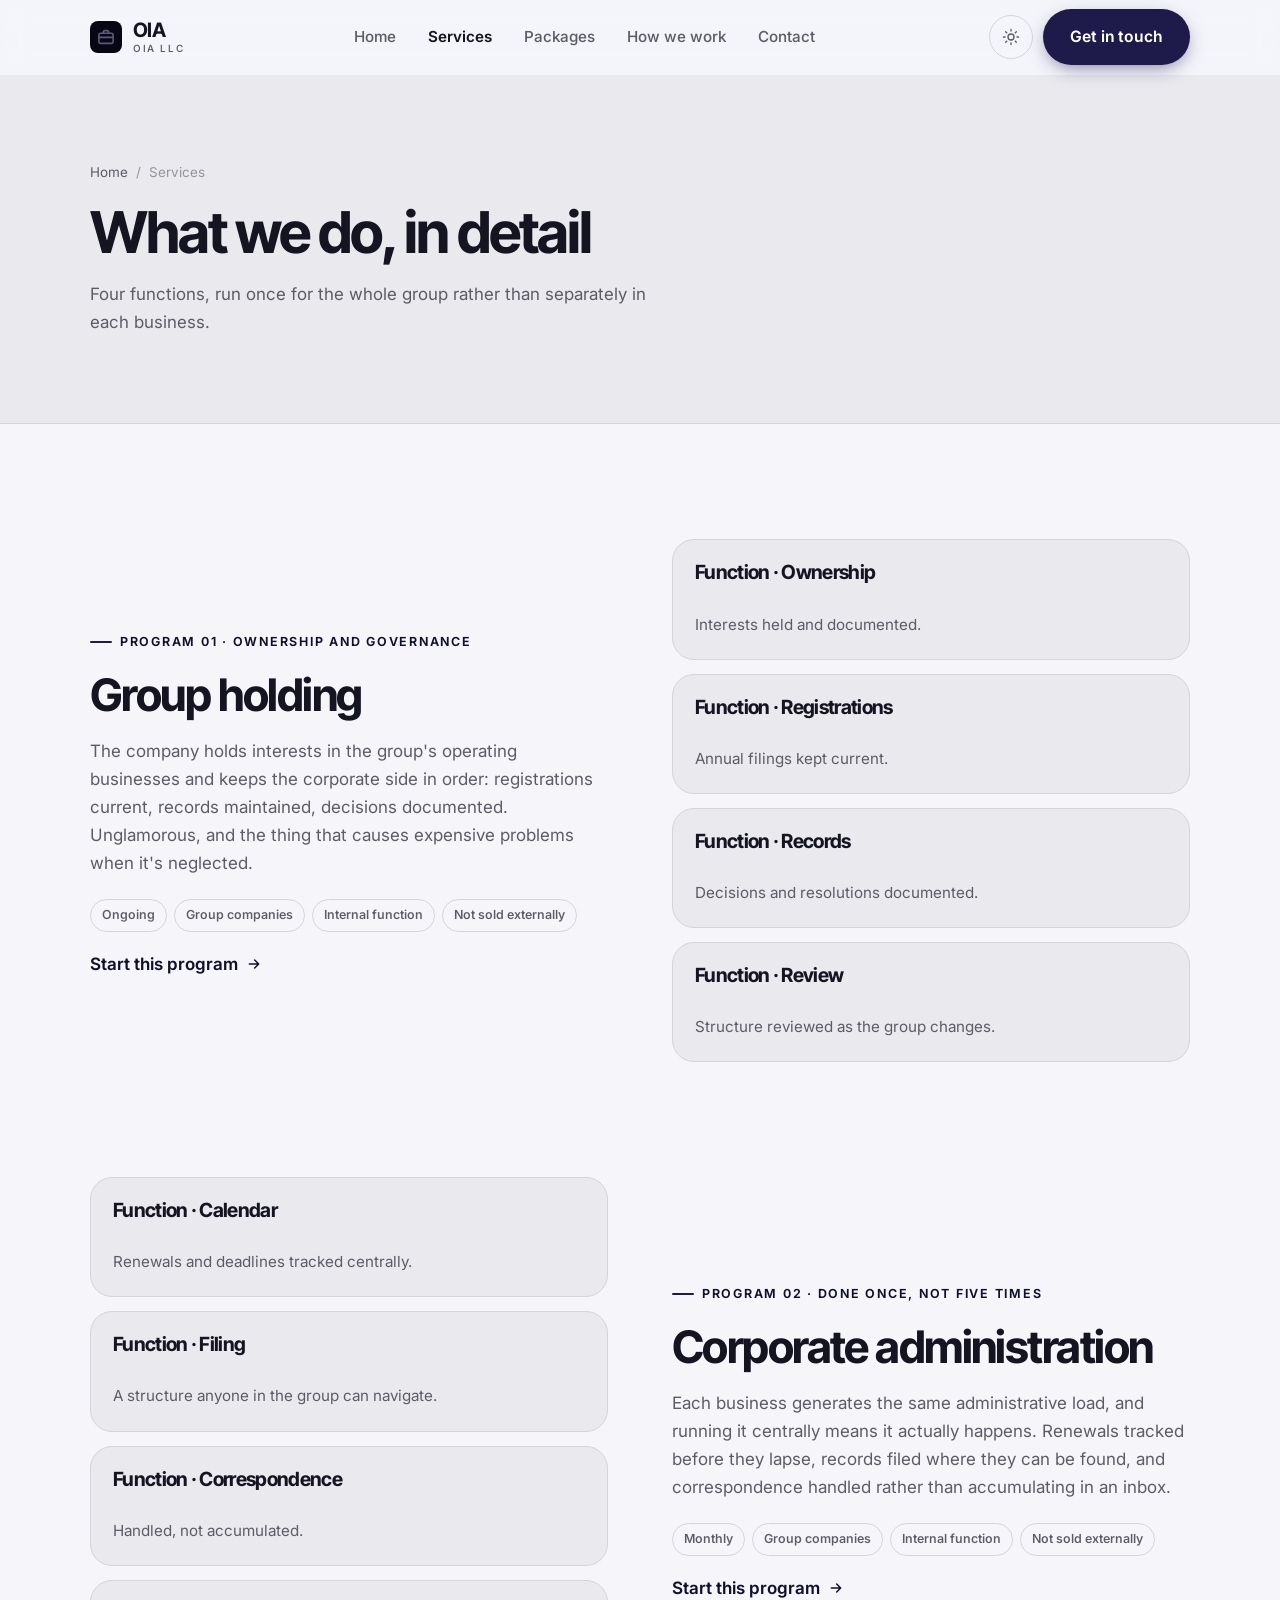
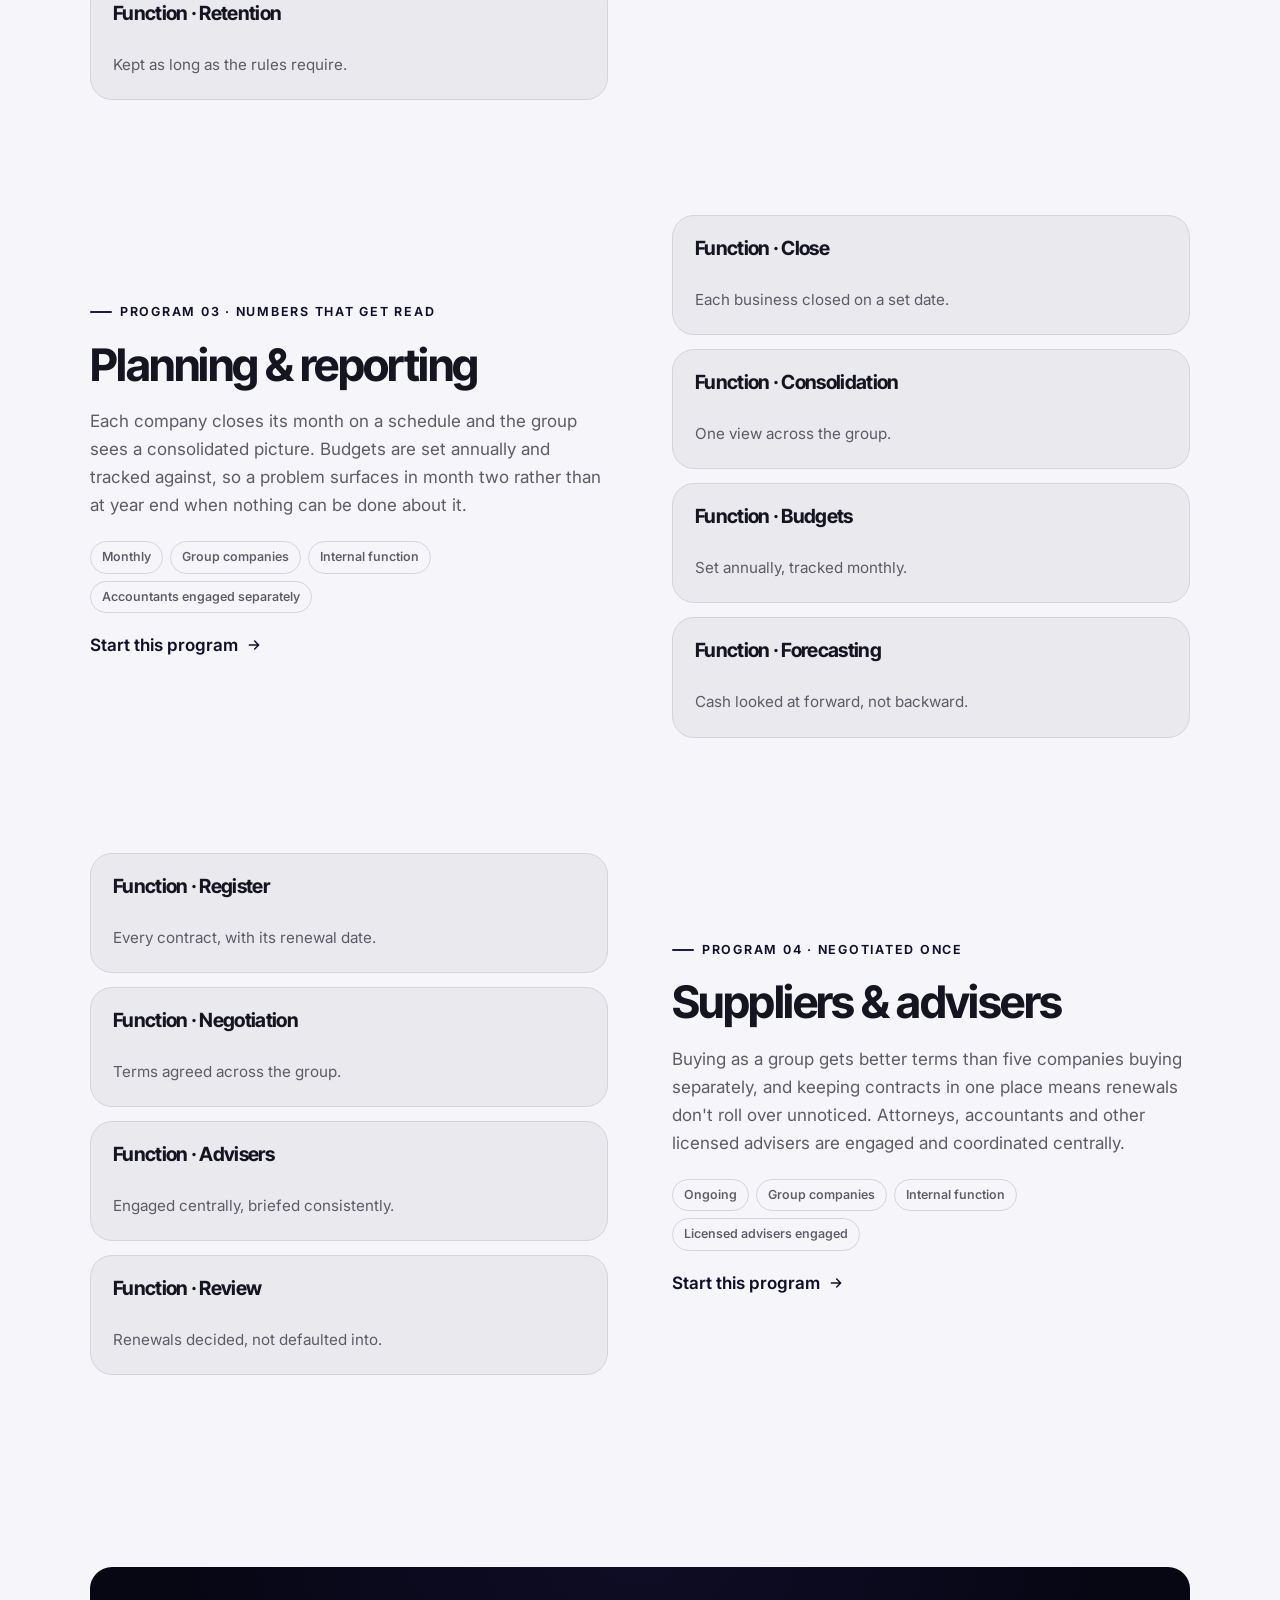
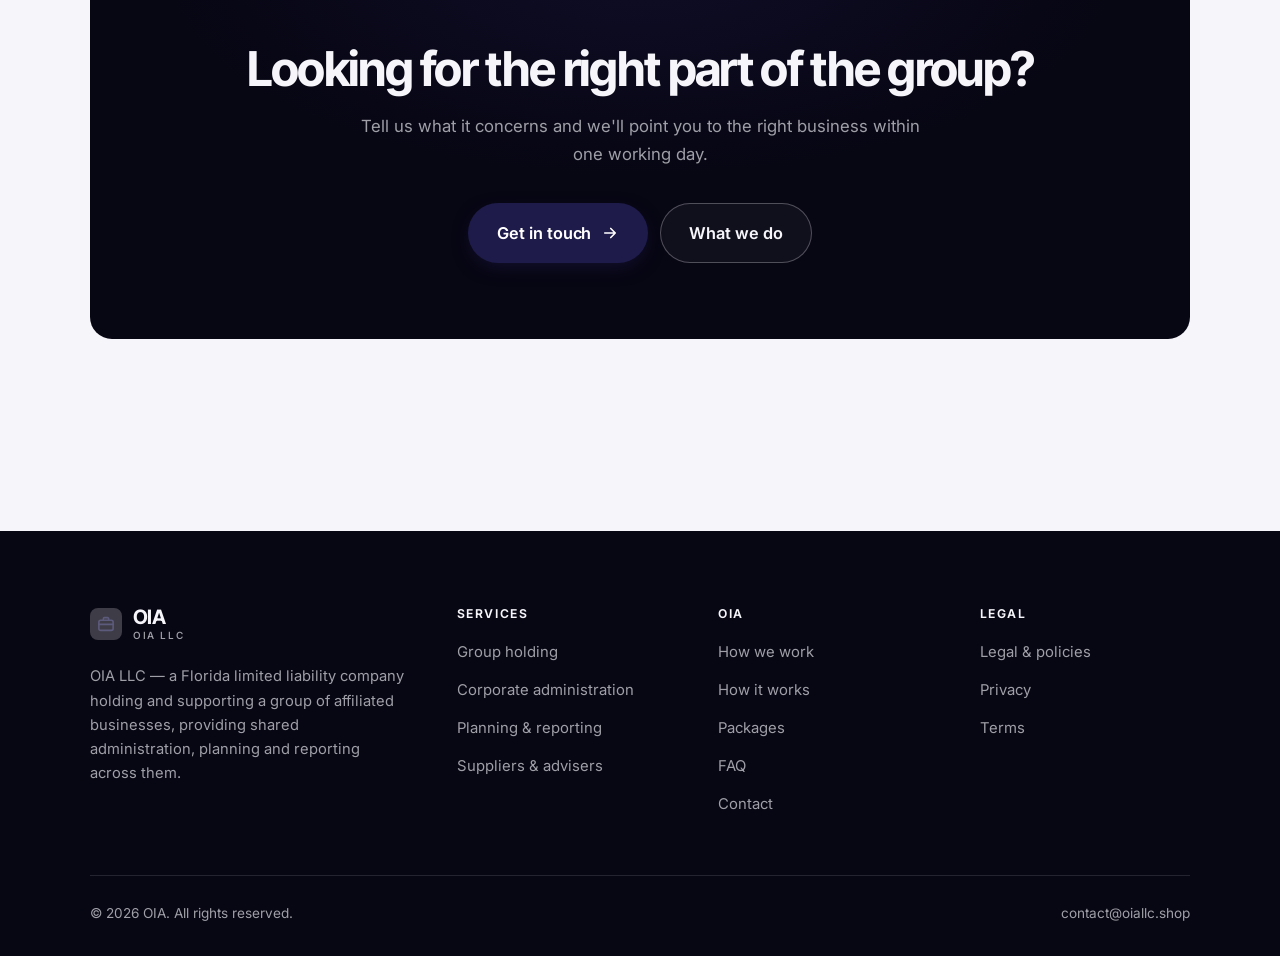
<file: programs.html>
<!DOCTYPE html>
<html lang="en" class="no-js">
<head>
<meta charset="utf-8">
<meta name="viewport" content="width=device-width, initial-scale=1">
<title>Services — OIA</title>
<meta name="description" content="OIA LLC: group holding, corporate administration, planning and reporting, suppliers and advisers.">
<link rel="canonical" href="https://oiallc.shop/programs.html">

<meta property="og:type" content="website">
<meta property="og:url" content="https://oiallc.shop/programs.html">
<meta property="og:site_name" content="OIA">
<meta property="og:locale" content="en_US">
<meta property="og:title" content="Services — OIA">
<meta property="og:description" content="OIA LLC: group holding, corporate administration, planning and reporting, suppliers and advisers.">
<meta name="theme-color" content="#070613">

<link rel="icon" href="assets/img/favicon.svg" type="image/svg+xml">
<link rel="preconnect" href="https://fonts.googleapis.com">
<link rel="preconnect" href="https://fonts.gstatic.com" crossorigin>
<link rel="stylesheet" href="https://fonts.googleapis.com/css2?family=Inter+Tight:wght@400..700&family=Inter:wght@400..700&display=swap">
<link rel="stylesheet" href="assets/css/style.css">

<!-- Thème appliqué avant le premier rendu (évite le flash) -->
<script>
document.documentElement.classList.remove('no-js');
(function(){try{var t=localStorage.getItem('site-theme');if(t){document.documentElement.setAttribute('data-theme',t);}}catch(e){}})();
</script>
</head>

<body>
<a class="skip-link" href="#main">Skip to main content</a>

<header class="site-header">
  <nav class="wrap nav" aria-label="Main navigation">
    <a class="brand" href="index.html">
      <svg class="brand__mark" viewBox="0 0 64 64" aria-hidden="true">
        <rect class="bm-bg" width="64" height="64" rx="16"/>
        <g class="bm-ic" transform="translate(14 14) scale(1.5)" fill="none" stroke-width="2.1" stroke-linecap="round" stroke-linejoin="round"><rect x="2.5" y="7" width="19" height="13.5" rx="2.5"/><path d="M8.5 7V5a1.5 1.5 0 0 1 1.5-1.5h4A1.5 1.5 0 0 1 15.5 5v2M2.5 12.5h19"/></g>
      </svg>
      <span>OIA<span class="brand__sub">OIA LLC</span></span>
    </a>

    <ul class="nav__links" id="nav-links">
      <li><a href="index.html">Home</a></li>
      <li><a href="programs.html" aria-current="page">Services</a></li>
      <li><a href="index.html#pricing">Packages</a></li>
      <li><a href="about.html">How we work</a></li>
      <li><a href="contact.html">Contact</a></li>
      <li><a class="btn btn--primary" href="contact.html">Get in touch</a></li>
    </ul>

    <div class="nav__cta">
      <button class="theme-toggle" type="button" aria-label="Switch to dark theme">
        <svg class="icon-sun" viewBox="0 0 24 24" fill="none" stroke="currentColor" stroke-width="1.8" stroke-linecap="round" aria-hidden="true"><circle cx="12" cy="12" r="4"/><path d="M12 2v2m0 16v2M2 12h2m16 0h2M4.9 4.9l1.4 1.4m11.4 11.4 1.4 1.4M19.1 4.9l-1.4 1.4M6.3 17.7l-1.4 1.4"/></svg>
        <svg class="icon-moon" viewBox="0 0 24 24" fill="none" stroke="currentColor" stroke-width="1.8" stroke-linecap="round" stroke-linejoin="round" aria-hidden="true"><path d="M21 12.8A9 9 0 1 1 11.2 3a7 7 0 0 0 9.8 9.8z"/></svg>
      </button>
      <a class="btn btn--primary" href="contact.html">Get in touch</a>
      <button class="nav__toggle" type="button" aria-expanded="false" aria-controls="nav-links" aria-label="Open menu">
        <svg class="icon-open" viewBox="0 0 24 24" fill="none" stroke="currentColor" stroke-width="2" stroke-linecap="round" aria-hidden="true"><path d="M3 6h18M3 12h18M3 18h18"/></svg>
        <svg class="icon-close" viewBox="0 0 24 24" fill="none" stroke="currentColor" stroke-width="2" stroke-linecap="round" aria-hidden="true"><path d="M6 6l12 12M18 6L6 18"/></svg>
      </button>
    </div>
  </nav>
</header>

<main id="main">

<section class="page-head">
  <div class="wrap">
    <nav class="breadcrumb" aria-label="Breadcrumb">
      <a href="index.html">Home</a><span>/</span><span aria-current="page">Services</span>
    </nav>
    <h1>What we do, in detail</h1>
    <p>Four functions, run once for the whole group rather than separately in each business.</p>
  </div>
</section>

<section class="section wrap" id="holding">
  <div class="split reveal">
    <div>
      <span class="eyebrow">Program 01 · Ownership and governance</span>
      <h2>Group holding</h2>
      <p>The company holds interests in the group's operating businesses and keeps the corporate side in order: registrations current, records maintained, decisions documented. Unglamorous, and the thing that causes expensive problems when it's neglected.</p>
      <ul class="tags"><li>Ongoing</li><li>Group companies</li><li>Internal function</li><li>Not sold externally</li></ul>
      <p><a class="arrow-link" href="contact.html">Start this program <svg viewBox="0 0 24 24" fill="none" stroke="currentColor" stroke-width="2.2" stroke-linecap="round" stroke-linejoin="round" aria-hidden="true"><path d="M5 12h14M13 6l6 6-6 6"/></svg></a></p>
    </div>
    <div class="grid grid--2 grid--tight">
      <article class="card card--sm">
        <h3>Function · Ownership</h3>
        <p>Interests held and documented.</p>
      </article>
      <article class="card card--sm">
        <h3>Function · Registrations</h3>
        <p>Annual filings kept current.</p>
      </article>
      <article class="card card--sm">
        <h3>Function · Records</h3>
        <p>Decisions and resolutions documented.</p>
      </article>
      <article class="card card--sm">
        <h3>Function · Review</h3>
        <p>Structure reviewed as the group changes.</p>
      </article>
    </div>
  </div>
</section>

<section class="section section--flush wrap" id="administration">
  <div class="split reveal">
    <div class="grid grid--2 grid--tight">
      <article class="card card--sm">
        <h3>Function · Calendar</h3>
        <p>Renewals and deadlines tracked centrally.</p>
      </article>
      <article class="card card--sm">
        <h3>Function · Filing</h3>
        <p>A structure anyone in the group can navigate.</p>
      </article>
      <article class="card card--sm">
        <h3>Function · Correspondence</h3>
        <p>Handled, not accumulated.</p>
      </article>
      <article class="card card--sm">
        <h3>Function · Retention</h3>
        <p>Kept as long as the rules require.</p>
      </article>
    </div>
    <div>
      <span class="eyebrow">Program 02 · Done once, not five times</span>
      <h2>Corporate administration</h2>
      <p>Each business generates the same administrative load, and running it centrally means it actually happens. Renewals tracked before they lapse, records filed where they can be found, and correspondence handled rather than accumulating in an inbox.</p>
      <ul class="tags"><li>Monthly</li><li>Group companies</li><li>Internal function</li><li>Not sold externally</li></ul>
      <p><a class="arrow-link" href="contact.html">Start this program <svg viewBox="0 0 24 24" fill="none" stroke="currentColor" stroke-width="2.2" stroke-linecap="round" stroke-linejoin="round" aria-hidden="true"><path d="M5 12h14M13 6l6 6-6 6"/></svg></a></p>
    </div>
  </div>
</section>

<section class="section section--flush wrap" id="reporting">
  <div class="split reveal">
    <div>
      <span class="eyebrow">Program 03 · Numbers that get read</span>
      <h2>Planning &amp; reporting</h2>
      <p>Each company closes its month on a schedule and the group sees a consolidated picture. Budgets are set annually and tracked against, so a problem surfaces in month two rather than at year end when nothing can be done about it.</p>
      <ul class="tags"><li>Monthly</li><li>Group companies</li><li>Internal function</li><li>Accountants engaged separately</li></ul>
      <p><a class="arrow-link" href="contact.html">Start this program <svg viewBox="0 0 24 24" fill="none" stroke="currentColor" stroke-width="2.2" stroke-linecap="round" stroke-linejoin="round" aria-hidden="true"><path d="M5 12h14M13 6l6 6-6 6"/></svg></a></p>
    </div>
    <div class="grid grid--2 grid--tight">
      <article class="card card--sm">
        <h3>Function · Close</h3>
        <p>Each business closed on a set date.</p>
      </article>
      <article class="card card--sm">
        <h3>Function · Consolidation</h3>
        <p>One view across the group.</p>
      </article>
      <article class="card card--sm">
        <h3>Function · Budgets</h3>
        <p>Set annually, tracked monthly.</p>
      </article>
      <article class="card card--sm">
        <h3>Function · Forecasting</h3>
        <p>Cash looked at forward, not backward.</p>
      </article>
    </div>
  </div>
</section>

<section class="section section--flush wrap" id="suppliers">
  <div class="split reveal">
    <div class="grid grid--2 grid--tight">
      <article class="card card--sm">
        <h3>Function · Register</h3>
        <p>Every contract, with its renewal date.</p>
      </article>
      <article class="card card--sm">
        <h3>Function · Negotiation</h3>
        <p>Terms agreed across the group.</p>
      </article>
      <article class="card card--sm">
        <h3>Function · Advisers</h3>
        <p>Engaged centrally, briefed consistently.</p>
      </article>
      <article class="card card--sm">
        <h3>Function · Review</h3>
        <p>Renewals decided, not defaulted into.</p>
      </article>
    </div>
    <div>
      <span class="eyebrow">Program 04 · Negotiated once</span>
      <h2>Suppliers &amp; advisers</h2>
      <p>Buying as a group gets better terms than five companies buying separately, and keeping contracts in one place means renewals don't roll over unnoticed. Attorneys, accountants and other licensed advisers are engaged and coordinated centrally.</p>
      <ul class="tags"><li>Ongoing</li><li>Group companies</li><li>Internal function</li><li>Licensed advisers engaged</li></ul>
      <p><a class="arrow-link" href="contact.html">Start this program <svg viewBox="0 0 24 24" fill="none" stroke="currentColor" stroke-width="2.2" stroke-linecap="round" stroke-linejoin="round" aria-hidden="true"><path d="M5 12h14M13 6l6 6-6 6"/></svg></a></p>
    </div>
  </div>
</section>

<section class="wrap section--tight">
  <div class="cta-band reveal">
    <h2>Looking for the right part of the group?</h2>
    <p>Tell us what it concerns and we'll point you to the right business within one working day.</p>
    <div class="hero__actions">
      <a class="btn btn--primary btn--lg" href="contact.html">Get in touch <svg viewBox="0 0 24 24" fill="none" stroke="currentColor" stroke-width="2.2" stroke-linecap="round" stroke-linejoin="round" aria-hidden="true"><path d="M5 12h14M13 6l6 6-6 6"/></svg></a>
      <a class="btn btn--on-dark btn--lg" href="programs.html">What we do</a>
    </div>
  </div>
</section>

</main>

<footer class="site-footer">
  <div class="wrap">
    <div class="footer__grid">
      <div class="footer__brand">
        <a class="brand" href="index.html">
          <svg class="brand__mark" viewBox="0 0 64 64" aria-hidden="true">
        <rect class="bm-bg" width="64" height="64" rx="16"/>
        <g class="bm-ic" transform="translate(14 14) scale(1.5)" fill="none" stroke-width="2.1" stroke-linecap="round" stroke-linejoin="round"><rect x="2.5" y="7" width="19" height="13.5" rx="2.5"/><path d="M8.5 7V5a1.5 1.5 0 0 1 1.5-1.5h4A1.5 1.5 0 0 1 15.5 5v2M2.5 12.5h19"/></g>
      </svg>
          <span>OIA<span class="brand__sub">OIA LLC</span></span>
        </a>
        <p>OIA LLC — a Florida limited liability company holding and supporting a group of affiliated businesses, providing shared administration, planning and reporting across them.</p>
      </div>

      <div class="footer__col">
        <h4>Services</h4>
        <ul>
          <li><a href="programs.html#holding">Group holding</a></li>
          <li><a href="programs.html#administration">Corporate administration</a></li>
          <li><a href="programs.html#reporting">Planning &amp; reporting</a></li>
          <li><a href="programs.html#suppliers">Suppliers &amp; advisers</a></li>
        </ul>
      </div>

      <div class="footer__col">
        <h4>OIA</h4>
        <ul>
          <li><a href="about.html">How we work</a></li>
          <li><a href="index.html#how-it-works">How it works</a></li>
          <li><a href="index.html#pricing">Packages</a></li>
          <li><a href="index.html#faq">FAQ</a></li>
          <li><a href="contact.html">Contact</a></li>
        </ul>
      </div>

      <div class="footer__col">
        <h4>Legal</h4>
        <ul>
          <li><a href="legal.html">Legal &amp; policies</a></li>
          <li><a href="legal.html#privacy">Privacy</a></li>
          <li><a href="legal.html#terms">Terms</a></li>
        </ul>
      </div>
    </div>

    <div class="footer__bottom">
      <p>© <span data-year>2026</span> OIA. All rights reserved.</p>
      <p><a href="mailto:contact@oiallc.shop">contact@oiallc.shop</a></p>
    </div>
  </div>
</footer>

<script src="assets/js/main.js" defer></script>
</body>
</html>
</file>
<file: assets/css/style.css>
/* OIA — couleurs et polices de la marque.
   Modifier ces valeurs suffit à changer l'identité visuelle de tout le site. */
:root {
  --c-accent:    #1e1b4b;
  --c-on-accent: #ffffff;
  --c-ink:       #070613;
  --c-paper:     #f5f5fa;

  --accent-ink-light: color-mix(in srgb, var(--c-accent) 58%, black);
  --accent-on-dark:   color-mix(in srgb, var(--c-accent) 72%, white);

  --font-display: "Inter Tight", system-ui, -apple-system, "Segoe UI", sans-serif;
  --font-body: "Inter", system-ui, -apple-system, "Segoe UI", sans-serif;
  --display-weight: 700;
  --display-tracking: -.035em;
}

/* ==========================================================================
   Feuille de style commune aux sites de coaching
   Les couleurs de marque (--c-accent, --c-on-accent, --c-ink, --c-paper) et
   les polices sont définies juste au-dessus, par site. Tout le reste en dérive.
   ========================================================================== */

/* --------------------------------------------------------------------------
   1. Tokens dérivés
   -------------------------------------------------------------------------- */

:root {
  /* Thème clair */
  --paper:      var(--c-paper);
  --paper-2:    color-mix(in srgb, var(--c-paper) 95%, var(--c-ink));
  --paper-3:    color-mix(in srgb, var(--c-paper) 89%, var(--c-ink));
  --line:       color-mix(in srgb, var(--c-paper) 86%, var(--c-ink));
  --text:       color-mix(in srgb, var(--c-ink) 94%, var(--c-paper));
  --muted:      color-mix(in srgb, var(--c-ink) 64%, var(--c-paper));
  --accent:     var(--c-accent);
  --accent-600: color-mix(in srgb, var(--c-accent) 86%, black);
  --accent-ink: var(--accent-ink-light);
  --on-accent:  var(--c-on-accent);
  --ink:        var(--c-ink);
  --ink-soft:   color-mix(in srgb, var(--c-ink) 90%, white);
  --on-ink:     var(--c-paper);
  --on-ink-mut: color-mix(in srgb, var(--c-paper) 64%, var(--c-ink));
  --brand-bg:   var(--c-ink);

  /* Rayons */
  --r-sm: 8px;
  --r-md: 14px;
  --r-lg: 22px;
  --r-full: 999px;

  /* Ombres */
  --sh-1: 0 1px 2px rgba(0, 0, 0, .05), 0 2px 8px rgba(0, 0, 0, .04);
  --sh-2: 0 2px 4px rgba(0, 0, 0, .05), 0 12px 32px rgba(0, 0, 0, .09);
  --sh-3: 0 4px 8px rgba(0, 0, 0, .06), 0 24px 56px rgba(0, 0, 0, .14);

  /* Rythme */
  --gutter: clamp(16px, 4vw, 40px);
  --maxw: 1180px;
  --section-y: clamp(64px, 9vw, 124px);

  --ease: cubic-bezier(.22, .61, .36, 1);
}

/* Thème sombre — suit le système, sauf si l'utilisateur a choisi « clair » */
@media (prefers-color-scheme: dark) {
  :root:not([data-theme="light"]) {
    --paper:      var(--c-ink);
    --paper-2:    color-mix(in srgb, var(--c-ink) 92%, white);
    --paper-3:    color-mix(in srgb, var(--c-ink) 86%, white);
    --line:       color-mix(in srgb, var(--c-ink) 80%, white);
    --text:       color-mix(in srgb, var(--c-paper) 94%, var(--c-ink));
    --muted:      color-mix(in srgb, var(--c-paper) 66%, var(--c-ink));
    --accent-ink: var(--accent-on-dark);
    --ink:        color-mix(in srgb, var(--c-ink) 72%, black);
    --brand-bg:   color-mix(in srgb, var(--c-ink) 80%, white);
    --sh-1: 0 1px 2px rgba(0, 0, 0, .4), 0 2px 8px rgba(0, 0, 0, .3);
    --sh-2: 0 2px 4px rgba(0, 0, 0, .4), 0 12px 32px rgba(0, 0, 0, .45);
    --sh-3: 0 4px 8px rgba(0, 0, 0, .45), 0 24px 56px rgba(0, 0, 0, .55);
  }
}

/* Thème sombre — choix explicite */
:root[data-theme="dark"] {
  --paper:      var(--c-ink);
  --paper-2:    color-mix(in srgb, var(--c-ink) 92%, white);
  --paper-3:    color-mix(in srgb, var(--c-ink) 86%, white);
  --line:       color-mix(in srgb, var(--c-ink) 80%, white);
  --text:       color-mix(in srgb, var(--c-paper) 94%, var(--c-ink));
  --muted:      color-mix(in srgb, var(--c-paper) 66%, var(--c-ink));
  --accent-ink: var(--accent-on-dark);
  --ink:        color-mix(in srgb, var(--c-ink) 72%, black);
  --brand-bg:   color-mix(in srgb, var(--c-ink) 80%, white);
  --sh-1: 0 1px 2px rgba(0, 0, 0, .4), 0 2px 8px rgba(0, 0, 0, .3);
  --sh-2: 0 2px 4px rgba(0, 0, 0, .4), 0 12px 32px rgba(0, 0, 0, .45);
  --sh-3: 0 4px 8px rgba(0, 0, 0, .45), 0 24px 56px rgba(0, 0, 0, .55);
}

/* --------------------------------------------------------------------------
   2. Reset / base
   -------------------------------------------------------------------------- */

*, *::before, *::after { box-sizing: border-box; }

* { margin: 0; }

html {
  -webkit-text-size-adjust: 100%;
  scroll-behavior: smooth;
  scroll-padding-top: 88px;
}

body {
  background: var(--paper);
  color: var(--text);
  font-family: var(--font-body);
  font-size: 17px;
  line-height: 1.65;
  -webkit-font-smoothing: antialiased;
  text-rendering: optimizeLegibility;
  overflow-x: hidden;
}

img, svg, video { display: block; max-width: 100%; height: auto; }

a { color: inherit; text-decoration: none; }

button, input, textarea, select { font: inherit; color: inherit; }

h1, h2, h3, h4 {
  font-family: var(--font-display);
  font-weight: var(--display-weight);
  line-height: 1.08;
  letter-spacing: var(--display-tracking);
  text-wrap: balance;
}

p { text-wrap: pretty; }

:focus-visible {
  outline: 3px solid var(--accent);
  outline-offset: 3px;
  border-radius: 4px;
}

::selection { background: var(--accent); color: var(--on-accent); }

/* --------------------------------------------------------------------------
   3. Utilitaires de mise en page
   -------------------------------------------------------------------------- */

.wrap {
  width: 100%;
  max-width: var(--maxw);
  margin-inline: auto;
  padding-inline: var(--gutter);
}

.section { padding-block: var(--section-y); }
.section--flush { padding-top: 0; }
.section--tight { padding-block: clamp(48px, 6vw, 80px); }

.skip-link {
  position: absolute;
  left: 12px;
  top: -100px;
  z-index: 200;
  background: var(--accent);
  color: var(--on-accent);
  padding: 12px 20px;
  border-radius: var(--r-sm);
  font-weight: 600;
  transition: top .2s var(--ease);
}
.skip-link:focus { top: 12px; }

.eyebrow {
  display: inline-flex;
  align-items: center;
  gap: 8px;
  font-size: .78rem;
  font-weight: 650;
  letter-spacing: .14em;
  text-transform: uppercase;
  color: var(--accent-ink);
  margin-bottom: 18px;
}
.eyebrow::before {
  content: "";
  width: 22px;
  height: 2px;
  background: var(--accent);
  border-radius: 2px;
}

.section-head { max-width: 62ch; margin-bottom: clamp(36px, 5vw, 60px); }
.section-head h2 { font-size: clamp(2rem, 4.4vw, 3.1rem); }
.section-head p {
  margin-top: 18px;
  color: var(--muted);
  font-size: clamp(1rem, 1.6vw, 1.12rem);
  max-width: 58ch;
}

.section-head--center { margin-inline: auto; text-align: center; }
.section-head--center .eyebrow { justify-content: center; }
.section-head--center p { margin-inline: auto; }

/* --------------------------------------------------------------------------
   4. Boutons
   -------------------------------------------------------------------------- */

.btn {
  display: inline-flex;
  align-items: center;
  justify-content: center;
  gap: 10px;
  padding: 14px 26px;
  border: 1px solid transparent;
  border-radius: var(--r-full);
  font-weight: 620;
  font-size: .98rem;
  letter-spacing: -.005em;
  cursor: pointer;
  white-space: nowrap;
  transition: transform .18s var(--ease), background-color .18s var(--ease),
              border-color .18s var(--ease), box-shadow .18s var(--ease), color .18s var(--ease);
}
.btn:hover { transform: translateY(-2px); }
.btn:active { transform: translateY(0); }

.btn--primary {
  background: var(--accent);
  color: var(--on-accent);
  box-shadow: 0 6px 20px -6px color-mix(in srgb, var(--c-accent) 65%, transparent);
}
.btn--primary:hover {
  background: var(--accent-600);
  box-shadow: 0 12px 28px -8px color-mix(in srgb, var(--c-accent) 70%, transparent);
}

.btn--ghost {
  border-color: var(--line);
  background: transparent;
  color: var(--text);
}
.btn--ghost:hover { border-color: var(--accent); color: var(--accent-ink); }

.btn--on-dark {
  border-color: color-mix(in srgb, var(--c-paper) 28%, transparent);
  color: var(--on-ink);
  background: color-mix(in srgb, var(--c-paper) 4%, transparent);
}
.btn--on-dark:hover {
  border-color: color-mix(in srgb, var(--c-paper) 60%, transparent);
  background: color-mix(in srgb, var(--c-paper) 10%, transparent);
}

.btn--lg { padding: 16px 28px; font-size: 1.02rem; }
.btn--block { width: 100%; }

.btn svg { width: 18px; height: 18px; flex: none; }

@media (max-width: 420px) {
  .btn--lg { padding: 15px 22px; font-size: 1rem; white-space: normal; text-align: center; }
}

/* Lien fléché */
.arrow-link {
  display: inline-flex;
  align-items: center;
  gap: 8px;
  font-weight: 620;
  color: var(--accent-ink);
}
.arrow-link svg { width: 16px; height: 16px; transition: transform .18s var(--ease); }
.arrow-link:hover svg { transform: translateX(4px); }

/* --------------------------------------------------------------------------
   5. En-tête / navigation
   -------------------------------------------------------------------------- */

.site-header {
  position: sticky;
  top: 0;
  z-index: 100;
  background: color-mix(in srgb, var(--paper) 82%, transparent);
  backdrop-filter: saturate(180%) blur(14px);
  -webkit-backdrop-filter: saturate(180%) blur(14px);
  border-bottom: 1px solid transparent;
  transition: border-color .25s var(--ease), background-color .25s var(--ease);
}
.site-header.is-stuck {
  border-bottom-color: var(--line);
  background: color-mix(in srgb, var(--paper) 94%, transparent);
}

.nav {
  display: flex;
  align-items: center;
  justify-content: space-between;
  gap: 24px;
  height: 74px;
}

.brand {
  display: inline-flex;
  align-items: center;
  gap: 11px;
  font-family: var(--font-display);
  font-weight: var(--display-weight);
  font-size: 1.24rem;
  letter-spacing: var(--display-tracking);
  flex: none;
  line-height: 1.1;
}
.brand__mark { width: 32px; height: 32px; flex: none; }
.brand__mark .bm-bg { fill: var(--brand-bg); }
.brand__mark .bm-ic { stroke: var(--accent-on-dark); color: var(--accent-on-dark); }
.brand__sub {
  display: block;
  font-family: var(--font-body);
  font-size: .62rem;
  font-weight: 550;
  letter-spacing: .16em;
  text-transform: uppercase;
  color: var(--muted);
  margin-top: 1px;
}

.nav__links {
  display: flex;
  align-items: center;
  gap: 4px;
  list-style: none;
  padding: 0;
}
.nav__links a {
  display: block;
  padding: 9px 14px;
  border-radius: var(--r-full);
  font-size: .95rem;
  font-weight: 520;
  color: var(--muted);
  transition: color .16s var(--ease), background-color .16s var(--ease);
}
.nav__links a:hover { color: var(--text); background: var(--paper-2); }
.nav__links a[aria-current="page"] { color: var(--text); font-weight: 620; }
.nav__links .btn { display: none; }

.nav__cta { display: flex; align-items: center; gap: 10px; flex: none; }

.nav__toggle {
  display: none;
  width: 44px;
  height: 44px;
  align-items: center;
  justify-content: center;
  background: transparent;
  border: 1px solid var(--line);
  border-radius: var(--r-full);
  cursor: pointer;
}
.nav__toggle svg { width: 20px; height: 20px; }
.nav__toggle .icon-close { display: none; }
.nav__toggle[aria-expanded="true"] .icon-open { display: none; }
.nav__toggle[aria-expanded="true"] .icon-close { display: block; }

@media (max-width: 900px) {
  .nav__links, .nav__cta .btn { display: none; }
  .nav__toggle { display: inline-flex; }

  .nav__links {
    position: fixed;
    inset: 74px 0 auto;
    flex-direction: column;
    align-items: stretch;
    gap: 2px;
    padding: 20px var(--gutter) 32px;
    background: var(--paper);
    border-bottom: 1px solid var(--line);
    box-shadow: var(--sh-2);
  }
  .nav__links.is-open { display: flex; }
  .nav__links a { padding: 14px 4px; font-size: 1.1rem; border-radius: var(--r-sm); }
  .nav__links a.btn { display: inline-flex; margin-top: 14px; padding: 14px 26px; color: var(--on-accent); }
}

@media (max-width: 380px) {
  .brand__sub { display: none; }
}

/* Bouton de thème */
.theme-toggle {
  width: 44px;
  height: 44px;
  display: inline-flex;
  align-items: center;
  justify-content: center;
  background: transparent;
  border: 1px solid var(--line);
  border-radius: var(--r-full);
  cursor: pointer;
  color: var(--muted);
  transition: color .16s var(--ease), border-color .16s var(--ease);
}
.theme-toggle:hover { color: var(--text); border-color: var(--accent); }
.theme-toggle svg { width: 18px; height: 18px; }
.theme-toggle .icon-moon { display: none; }
:root[data-theme="dark"] .theme-toggle .icon-sun { display: none; }
:root[data-theme="dark"] .theme-toggle .icon-moon { display: block; }
@media (prefers-color-scheme: dark) {
  :root:not([data-theme="light"]) .theme-toggle .icon-sun { display: none; }
  :root:not([data-theme="light"]) .theme-toggle .icon-moon { display: block; }
}

/* --------------------------------------------------------------------------
   6. Hero
   -------------------------------------------------------------------------- */

.hero {
  position: relative;
  background: var(--ink);
  color: var(--on-ink);
  overflow: hidden;
  isolation: isolate;
}

/* Halo de couleur + grain léger */
.hero::before {
  content: "";
  position: absolute;
  inset: -30% -10% auto;
  height: 130%;
  background:
    radial-gradient(60% 55% at 78% 18%, color-mix(in srgb, var(--c-accent) 34%, transparent), transparent 62%),
    radial-gradient(48% 44% at 12% 88%, color-mix(in srgb, var(--c-accent) 16%, transparent), transparent 66%);
  z-index: -2;
  pointer-events: none;
}
.hero::after {
  content: "";
  position: absolute;
  inset: 0;
  background-image: url("data:image/svg+xml,%3Csvg xmlns='http://www.w3.org/2000/svg' width='160' height='160'%3E%3Cfilter id='n'%3E%3CfeTurbulence type='fractalNoise' baseFrequency='.85' numOctaves='3'/%3E%3C/filter%3E%3Crect width='160' height='160' filter='url(%23n)' opacity='.28'/%3E%3C/svg%3E");
  opacity: .45;
  mix-blend-mode: overlay;
  z-index: -1;
  pointer-events: none;
}

.hero__inner {
  display: grid;
  grid-template-columns: minmax(0, 1.05fr) minmax(0, .95fr);
  align-items: center;
  gap: clamp(32px, 5vw, 72px);
  padding-block: clamp(56px, 8vw, 110px);
}

.hero h1 {
  font-size: clamp(2.5rem, 6vw, 4.6rem);
  letter-spacing: calc(var(--display-tracking) * 1.4);
}
.hero h1 em {
  font-style: normal;
  color: var(--accent-on-dark);
  text-decoration: underline;
  text-decoration-color: color-mix(in srgb, var(--c-accent) 45%, transparent);
  text-decoration-thickness: .1em;
  text-underline-offset: .14em;
  text-decoration-skip-ink: none;
}

.hero__lede {
  margin-top: 22px;
  font-size: clamp(1.04rem, 1.9vw, 1.2rem);
  color: var(--on-ink-mut);
  max-width: 50ch;
}

.hero__actions {
  display: flex;
  flex-wrap: wrap;
  gap: 12px;
  margin-top: 34px;
}

.hero__eyebrow { color: var(--accent-on-dark); }
.hero__eyebrow::before { background: var(--accent-on-dark); }

/* Faits sur l'offre */
.hero__proof {
  display: grid;
  grid-template-columns: repeat(4, minmax(0, 1fr));
  gap: clamp(18px, 3vw, 32px);
  margin-top: 44px;
  padding: 26px 0 0;
  border-top: 1px solid color-mix(in srgb, var(--c-paper) 14%, transparent);
  list-style: none;
}
.stat__num {
  display: block;
  font-family: var(--font-display);
  font-size: clamp(1.5rem, 2.6vw, 2.05rem);
  font-weight: var(--display-weight);
  line-height: 1;
  letter-spacing: var(--display-tracking);
  white-space: nowrap;
}
.stat__label {
  display: block;
  margin-top: 7px;
  font-size: .82rem;
  line-height: 1.4;
  color: var(--on-ink-mut);
}

.hero__art svg { width: 100%; height: auto; border-radius: var(--r-lg); box-shadow: var(--sh-3); }

@media (max-width: 880px) {
  .hero__inner { grid-template-columns: 1fr; }
  .hero__art { order: -1; max-width: 560px; }
}
@media (max-width: 540px) {
  .hero__proof { grid-template-columns: repeat(2, minmax(0, 1fr)); }
}

/* --------------------------------------------------------------------------
   7. Bandeau défilant
   -------------------------------------------------------------------------- */

.marquee {
  background: var(--ink-soft);
  color: var(--on-ink-mut);
  border-top: 1px solid color-mix(in srgb, var(--c-paper) 8%, transparent);
  padding-block: 18px;
  overflow: hidden;
  white-space: nowrap;
  mask-image: linear-gradient(90deg, transparent, #000 8%, #000 92%, transparent);
  -webkit-mask-image: linear-gradient(90deg, transparent, #000 8%, #000 92%, transparent);
}
.marquee__track {
  display: inline-flex;
  gap: 42px;
  align-items: center;
  animation: marquee 38s linear infinite;
  font-size: .86rem;
  letter-spacing: .12em;
  text-transform: uppercase;
  font-weight: 560;
}
.marquee__track span { display: inline-flex; align-items: center; gap: 42px; }
.marquee__track span::after {
  content: "";
  width: 5px; height: 5px;
  border-radius: 50%;
  background: var(--accent);
  opacity: .8;
}
@keyframes marquee { to { transform: translateX(-50%); } }

/* --------------------------------------------------------------------------
   8. Grilles de cartes
   -------------------------------------------------------------------------- */

.grid {
  display: grid;
  gap: clamp(16px, 2.2vw, 26px);
}
.grid--2 { grid-template-columns: repeat(auto-fit, minmax(min(100%, 260px), 1fr)); }
.grid--3 { grid-template-columns: repeat(auto-fit, minmax(min(100%, 270px), 1fr)); }
.grid--4 { grid-template-columns: repeat(auto-fit, minmax(min(100%, 230px), 1fr)); }
.grid--tight { gap: 14px; }

.card {
  position: relative;
  display: flex;
  flex-direction: column;
  padding: 28px;
  background: var(--paper-2);
  border: 1px solid var(--line);
  border-radius: var(--r-lg);
  transition: transform .22s var(--ease), box-shadow .22s var(--ease), border-color .22s var(--ease);
}
a.card:hover, .card--lift:hover {
  transform: translateY(-5px);
  box-shadow: var(--sh-2);
  border-color: color-mix(in srgb, var(--c-accent) 45%, var(--line));
}
.card--sm { padding: 22px; }
.card--sm h3 { font-size: 1rem; }
.card__icon {
  width: 52px;
  height: 52px;
  display: grid;
  place-items: center;
  border-radius: var(--r-md);
  background: color-mix(in srgb, var(--c-accent) 15%, transparent);
  color: var(--accent-ink);
  margin-bottom: 20px;
}
.card__icon svg { width: 26px; height: 26px; }
.card h3 { font-size: 1.22rem; margin-bottom: 10px; }
.card p { color: var(--muted); font-size: .95rem; }
.card .arrow-link { margin-top: auto; padding-top: 18px; font-size: .92rem; }

.tags {
  list-style: none;
  padding: 0;
  margin: 18px 0 0;
  display: flex;
  flex-wrap: wrap;
  gap: 7px;
}
.tags li {
  font-size: .78rem;
  font-weight: 560;
  padding: 5px 11px;
  border-radius: var(--r-full);
  background: var(--paper);
  border: 1px solid var(--line);
  color: var(--muted);
}

/* --------------------------------------------------------------------------
   9. Méthode (étapes)
   -------------------------------------------------------------------------- */

.steps { counter-reset: step; }
.step {
  position: relative;
  padding: 30px 26px 26px;
  background: var(--paper);
  border: 1px solid var(--line);
  border-radius: var(--r-lg);
}
.step::before {
  counter-increment: step;
  content: "0" counter(step);
  display: block;
  font-family: var(--font-display);
  font-size: 2.6rem;
  font-weight: var(--display-weight);
  line-height: 1;
  letter-spacing: var(--display-tracking);
  color: color-mix(in srgb, var(--c-accent) 55%, var(--paper));
  margin-bottom: 16px;
}
.step h3 { font-size: 1.12rem; margin-bottom: 9px; }
.step p { color: var(--muted); font-size: .93rem; }

/* --------------------------------------------------------------------------
   10. Tarifs
   -------------------------------------------------------------------------- */

.plans { align-items: start; }

.plan {
  display: flex;
  flex-direction: column;
  padding: 32px 28px;
  background: var(--paper);
  border: 1px solid var(--line);
  border-radius: var(--r-lg);
  height: 100%;
  position: relative;
}
.plan--featured {
  background: var(--ink);
  color: var(--on-ink);
  border-color: var(--ink);
  box-shadow: var(--sh-3);
}
.plan--featured .plan__desc,
.plan--featured .plan__period,
.plan--featured .plan__features li { color: var(--on-ink-mut); }
.plan--featured .plan__features li::before { color: var(--accent-on-dark); }

.plan__tag {
  position: absolute;
  top: 18px;
  right: 18px;
  font-size: .7rem;
  font-weight: 680;
  letter-spacing: .1em;
  text-transform: uppercase;
  padding: 5px 12px;
  border-radius: var(--r-full);
  background: var(--accent);
  color: var(--on-accent);
}

.plan h3 { font-size: 1.3rem; }
.plan--featured h3 { padding-right: 120px; }
.plan__desc { margin-top: 8px; color: var(--muted); font-size: .92rem; min-height: 2.8em; }

.plan__price {
  display: flex;
  align-items: baseline;
  gap: 6px;
  margin: 22px 0 4px;
  font-family: var(--font-display);
  font-size: clamp(2.2rem, 4vw, 2.9rem);
  font-weight: var(--display-weight);
  letter-spacing: var(--display-tracking);
  line-height: 1;
}
.plan__period { font-family: var(--font-body); font-size: .9rem; font-weight: 450; color: var(--muted); letter-spacing: 0; }

.plan__features {
  list-style: none;
  padding: 0;
  margin: 24px 0 28px;
  display: grid;
  gap: 11px;
  flex: 1;
}
.plan__features li {
  display: grid;
  grid-template-columns: 20px 1fr;
  gap: 10px;
  font-size: .93rem;
  color: var(--muted);
  align-items: start;
}
.plan__features li::before {
  content: "✓";
  color: var(--accent-ink);
  font-weight: 700;
  line-height: 1.5;
}

.plans-note { text-align: center; margin-top: 26px; font-size: .88rem; color: var(--muted); }

/* --------------------------------------------------------------------------
   11. Bloc split (texte + illustration)
   -------------------------------------------------------------------------- */

.split {
  display: grid;
  grid-template-columns: repeat(auto-fit, minmax(min(100%, 340px), 1fr));
  gap: clamp(32px, 5vw, 68px);
  align-items: center;
}
.split--top { align-items: start; }
.split__art svg { width: 100%; border-radius: var(--r-lg); box-shadow: var(--sh-2); }
.split h2 { font-size: clamp(1.9rem, 4vw, 2.8rem); }
.split p { margin-top: 18px; color: var(--muted); }
.split .tags { margin-top: 22px; }

/* --------------------------------------------------------------------------
   12. FAQ
   -------------------------------------------------------------------------- */

.faq { max-width: 780px; margin-inline: auto; }
.faq details {
  border-bottom: 1px solid var(--line);
  padding: 4px 0;
}
.faq summary {
  display: flex;
  align-items: center;
  justify-content: space-between;
  gap: 20px;
  padding: 22px 4px;
  cursor: pointer;
  list-style: none;
  font-family: var(--font-display);
  font-size: 1.08rem;
  font-weight: var(--display-weight);
  letter-spacing: var(--display-tracking);
}
.faq summary::-webkit-details-marker { display: none; }
.faq summary::after {
  content: "";
  flex: none;
  width: 13px;
  height: 13px;
  border-right: 2px solid var(--muted);
  border-bottom: 2px solid var(--muted);
  transform: rotate(45deg) translate(-3px, -3px);
  transition: transform .2s var(--ease), border-color .2s var(--ease);
}
.faq details[open] summary::after {
  transform: rotate(225deg) translate(-3px, -3px);
  border-color: var(--accent);
}
.faq details p { padding: 0 4px 24px; color: var(--muted); max-width: 66ch; }

/* --------------------------------------------------------------------------
   13. Bandeau d'appel à l'action
   -------------------------------------------------------------------------- */

.cta-band {
  position: relative;
  background: var(--ink);
  color: var(--on-ink);
  border-radius: var(--r-lg);
  padding: clamp(40px, 6vw, 76px) clamp(24px, 5vw, 64px);
  overflow: hidden;
  isolation: isolate;
  text-align: center;
}
.cta-band::before {
  content: "";
  position: absolute;
  inset: 0;
  background: radial-gradient(70% 90% at 50% 0%, color-mix(in srgb, var(--c-accent) 34%, transparent), transparent 62%);
  z-index: -1;
}
.cta-band h2 { font-size: clamp(1.9rem, 4.4vw, 3rem); }
.cta-band p {
  margin: 18px auto 0;
  max-width: 52ch;
  color: var(--on-ink-mut);
  font-size: 1.05rem;
}
.cta-band .hero__actions { justify-content: center; }

/* --------------------------------------------------------------------------
   14. Formulaire
   -------------------------------------------------------------------------- */

.form-layout {
  display: grid;
  grid-template-columns: minmax(0, 1fr) minmax(0, 420px);
  gap: clamp(32px, 5vw, 64px);
  align-items: start;
}
@media (max-width: 880px) { .form-layout { grid-template-columns: 1fr; } }

.form {
  display: grid;
  gap: 18px;
  padding: clamp(22px, 3.5vw, 36px);
  background: var(--paper-2);
  border: 1px solid var(--line);
  border-radius: var(--r-lg);
}
.form__row { display: grid; grid-template-columns: repeat(auto-fit, minmax(min(100%, 200px), 1fr)); gap: 18px; }

.field { display: grid; gap: 7px; }
.field label { font-size: .88rem; font-weight: 600; }
.field label .req { color: var(--accent-ink); }
.field input, .field textarea, .field select {
  width: 100%;
  padding: 13px 15px;
  background: var(--paper);
  border: 1px solid var(--line);
  border-radius: var(--r-md);
  font-size: .97rem;
  transition: border-color .16s var(--ease), box-shadow .16s var(--ease);
}
.field input:focus, .field textarea:focus, .field select:focus {
  outline: none;
  border-color: var(--accent);
  box-shadow: 0 0 0 3px color-mix(in srgb, var(--c-accent) 24%, transparent);
}
.field textarea { resize: vertical; min-height: 130px; }
.field__hint { font-size: .8rem; color: var(--muted); }

.form__status { font-size: .9rem; font-weight: 600; min-height: 1.4em; }
.form__note { font-size: .82rem; color: var(--muted); }
.form__note a { color: var(--accent-ink); text-decoration: underline; text-underline-offset: 2px; }

.contact-aside { display: grid; gap: 14px; }
.contact-card {
  display: flex;
  gap: 14px;
  padding: 20px 22px;
  background: var(--paper);
  border: 1px solid var(--line);
  border-radius: var(--r-md);
}
.contact-card--soft { background: var(--paper-2); }
.contact-card svg { width: 22px; height: 22px; flex: none; color: var(--accent-ink); margin-top: 3px; }
.contact-card b { display: block; font-size: .95rem; font-weight: 620; }
.contact-card span, .contact-card a { display: block; font-size: .9rem; color: var(--muted); }
.contact-card a:hover { color: var(--accent-ink); }

/* --------------------------------------------------------------------------
   15. Page interne — en-tête
   -------------------------------------------------------------------------- */

.page-head {
  background: var(--paper-2);
  border-bottom: 1px solid var(--line);
  padding-block: clamp(48px, 7vw, 86px);
}
.page-head h1 { font-size: clamp(2.2rem, 5.4vw, 3.6rem); max-width: 20ch; }
.page-head p { margin-top: 18px; color: var(--muted); max-width: 58ch; font-size: 1.06rem; }

.breadcrumb {
  display: flex;
  gap: 8px;
  align-items: center;
  font-size: .84rem;
  color: var(--muted);
  margin-bottom: 18px;
}
.breadcrumb a:hover { color: var(--accent-ink); }
.breadcrumb span { opacity: .6; }

/* --------------------------------------------------------------------------
   16. Pied de page
   -------------------------------------------------------------------------- */

.site-footer {
  background: var(--ink);
  color: var(--on-ink-mut);
  padding-block: clamp(48px, 6vw, 76px) 32px;
  margin-top: var(--section-y);
}
.site-footer .brand { color: var(--on-ink); }
.site-footer .brand__mark .bm-bg { fill: color-mix(in srgb, var(--c-ink) 78%, white); }
.site-footer .brand__sub { color: var(--on-ink-mut); }

.footer__grid {
  display: grid;
  grid-template-columns: minmax(0, 1.5fr) repeat(auto-fit, minmax(150px, 1fr));
  gap: clamp(28px, 4vw, 56px);
}
@media (max-width: 720px) { .footer__grid { grid-template-columns: 1fr 1fr; } .footer__brand { grid-column: 1 / -1; } }

.footer__brand p { margin-top: 16px; font-size: .92rem; max-width: 36ch; }
.footer__col h4 {
  font-family: var(--font-body);
  font-size: .76rem;
  font-weight: 650;
  letter-spacing: .13em;
  text-transform: uppercase;
  color: var(--on-ink);
  margin-bottom: 16px;
}
.footer__col ul { list-style: none; padding: 0; display: grid; gap: 10px; }
.footer__col a { font-size: .93rem; transition: color .16s var(--ease); }
.footer__col a:hover { color: var(--accent-on-dark); }

.footer__bottom {
  display: flex;
  flex-wrap: wrap;
  justify-content: space-between;
  gap: 14px;
  margin-top: clamp(36px, 5vw, 58px);
  padding-top: 26px;
  border-top: 1px solid color-mix(in srgb, var(--c-paper) 12%, transparent);
  font-size: .85rem;
}
.footer__bottom a:hover { color: var(--accent-on-dark); }

/* --------------------------------------------------------------------------
   17. Page 404
   -------------------------------------------------------------------------- */

.notfound {
  min-height: 62vh;
  display: grid;
  place-items: center;
  text-align: center;
  padding-block: var(--section-y);
}
.notfound__code {
  font-family: var(--font-display);
  font-size: clamp(5rem, 18vw, 11rem);
  font-weight: var(--display-weight);
  line-height: .9;
  letter-spacing: -.05em;
  color: color-mix(in srgb, var(--c-accent) 45%, var(--paper));
}
.notfound h1 { font-size: clamp(1.8rem, 4.4vw, 2.8rem); margin-top: 12px; }
.notfound p { color: var(--muted); max-width: 46ch; margin: 18px auto 0; }
.notfound .hero__actions { justify-content: center; }

/* --------------------------------------------------------------------------
   18. Contenu légal
   -------------------------------------------------------------------------- */

.prose { max-width: 70ch; }
.prose h2 { font-size: clamp(1.6rem, 3vw, 2.1rem); margin-top: 48px; margin-bottom: 14px; }
.prose h2:first-child { margin-top: 0; }
.prose h3 { font-size: 1.18rem; margin-top: 30px; margin-bottom: 10px; }
.prose p, .prose li { color: var(--muted); }
.prose p + p { margin-top: 16px; }
.prose ul { margin-top: 14px; padding-left: 22px; display: grid; gap: 9px; }
.prose a { color: var(--accent-ink); text-decoration: underline; text-underline-offset: 2px; }
.prose strong { color: var(--text); }

/* --------------------------------------------------------------------------
   19. Animations d'apparition
   -------------------------------------------------------------------------- */

.reveal {
  opacity: 0;
  transform: translateY(22px);
  transition: opacity .7s var(--ease), transform .7s var(--ease);
}
.reveal.is-in { opacity: 1; transform: none; }

.reveal-group > * {
  opacity: 0;
  transform: translateY(22px);
  transition: opacity .6s var(--ease), transform .6s var(--ease);
  transition-delay: calc(var(--i, 0) * 80ms);
}
.reveal-group.is-in > * { opacity: 1; transform: none; }

/* Sans JavaScript, tout reste visible */
.no-js .reveal, .no-js .reveal-group > * { opacity: 1; transform: none; }

@media (prefers-reduced-motion: reduce) {
  html { scroll-behavior: auto; }
  *, *::before, *::after {
    animation-duration: .001ms !important;
    animation-iteration-count: 1 !important;
    transition-duration: .001ms !important;
  }
  .reveal, .reveal-group > * { opacity: 1; transform: none; }
}

/* --------------------------------------------------------------------------
   20. Divers
   -------------------------------------------------------------------------- */

.visually-hidden {
  position: absolute;
  width: 1px; height: 1px;
  padding: 0; margin: -1px;
  overflow: hidden;
  clip: rect(0 0 0 0);
  white-space: nowrap;
  border: 0;
}
</file>
